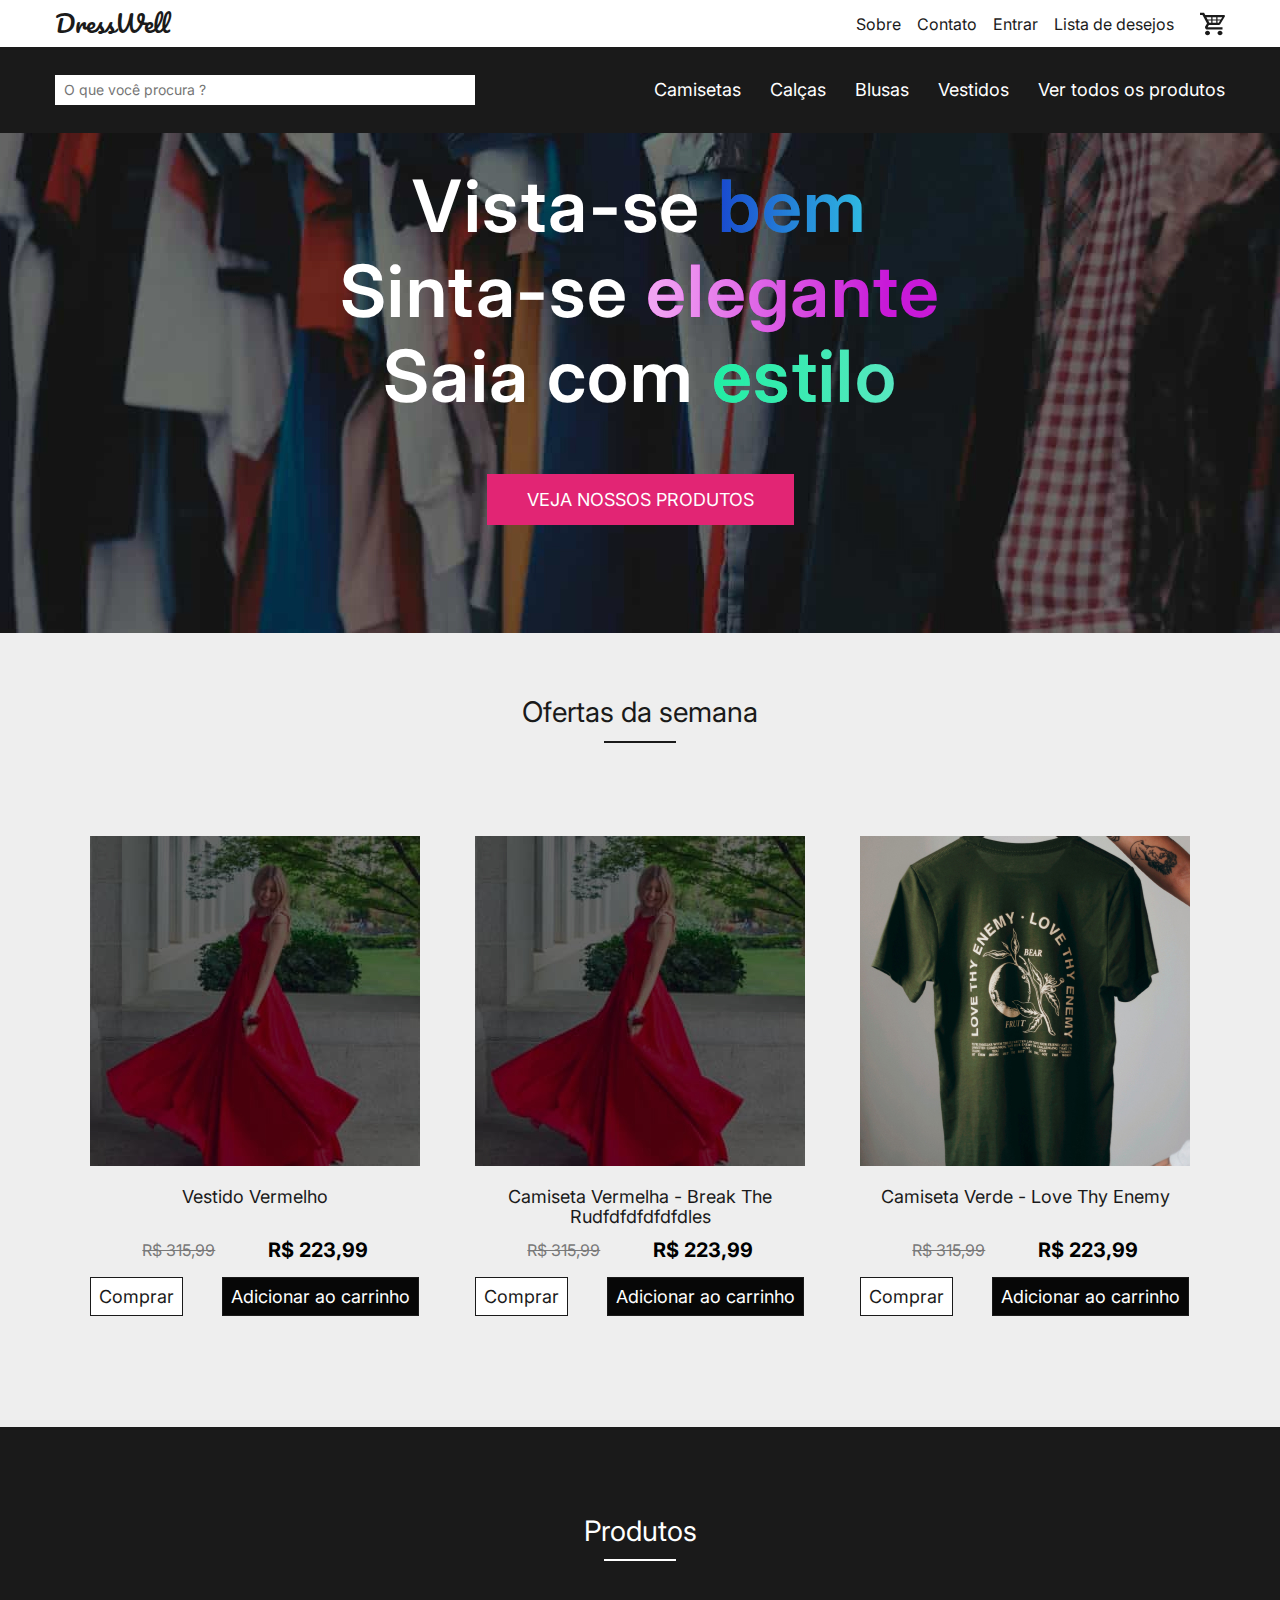
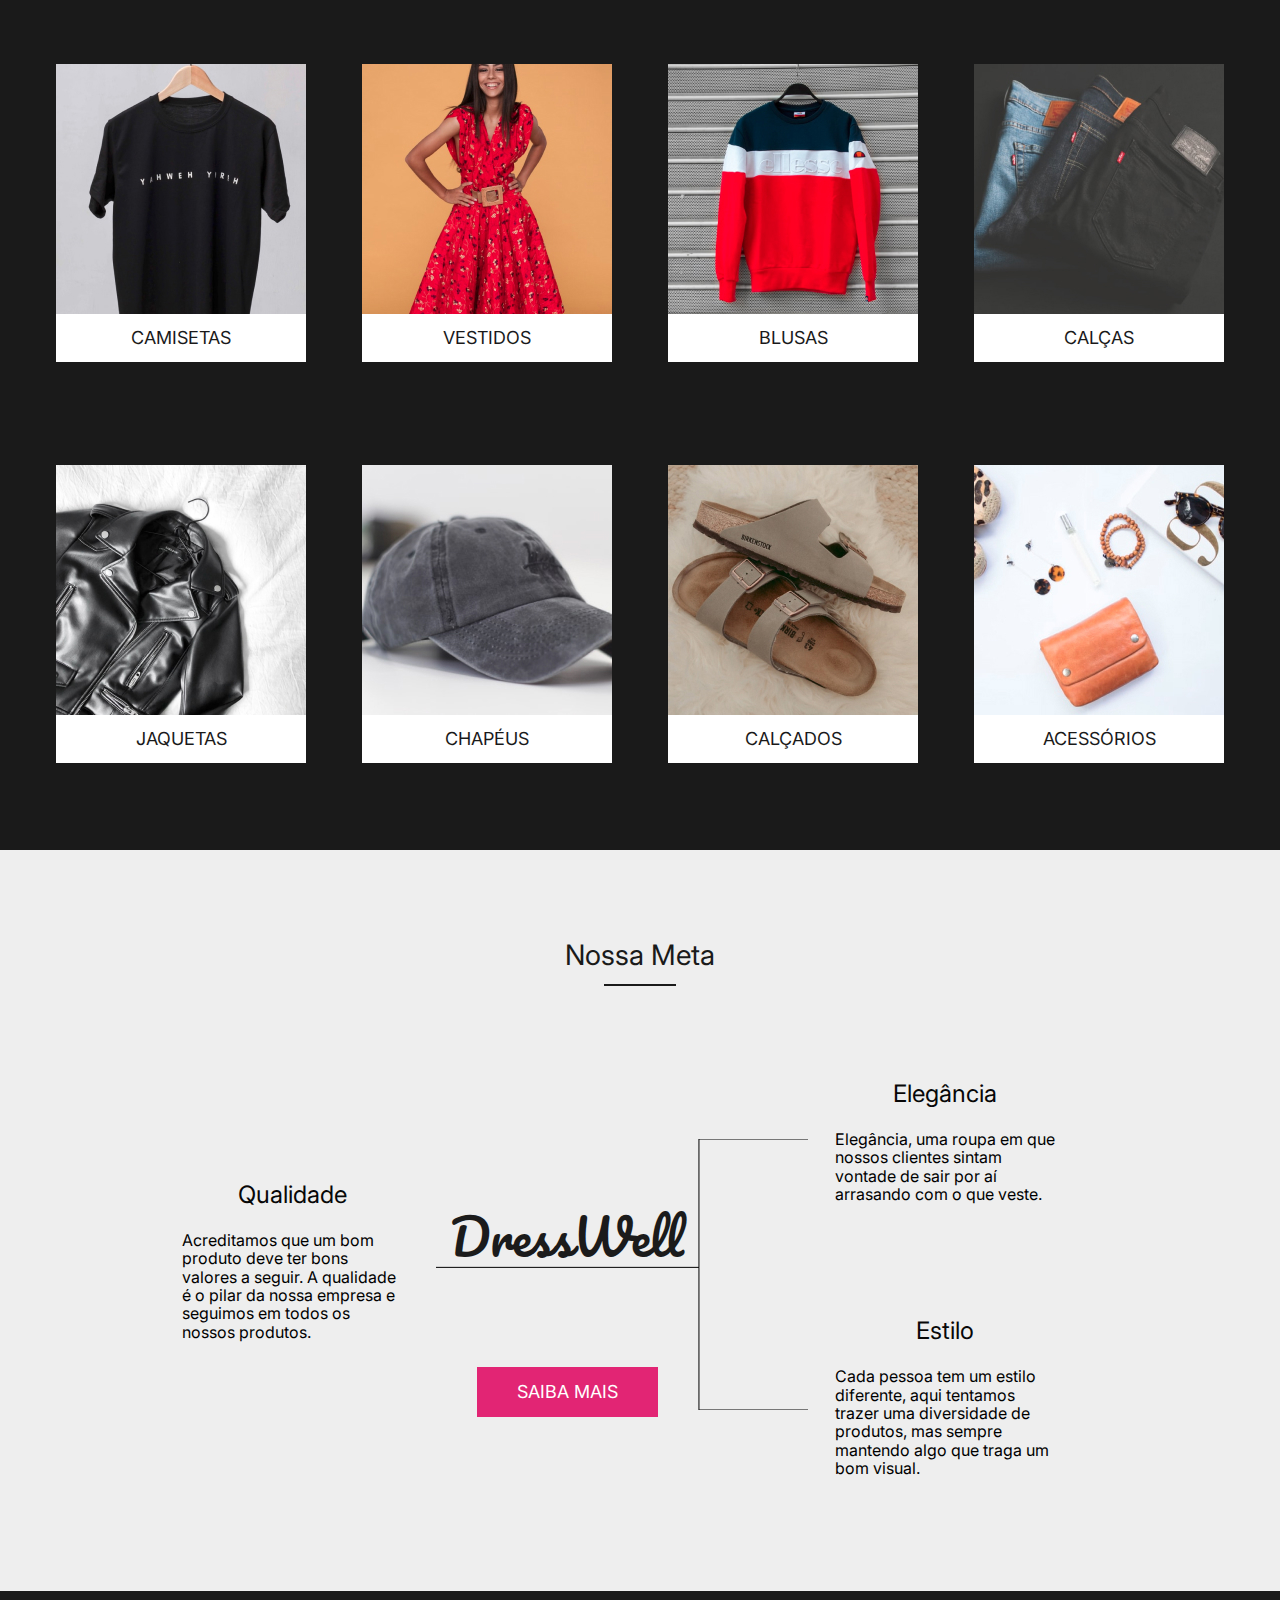
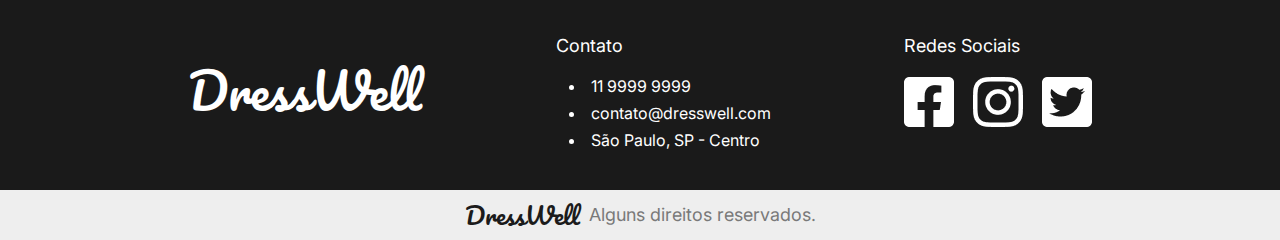
<file: index.html>
<!DOCTYPE html>
<html lang="en">

<head>
  <meta charset="UTF-8">
  <meta http-equiv="X-UA-Compatible" content="IE=edge">
  <meta name="viewport" content="width=device-width, initial-scale=1.0">
  <title>Document</title>
  <link rel="stylesheet" href="https://use.fontawesome.com/releases/v5.15.4/css/all.css" integrity="sha384-DyZ88mC6Up2uqS4h/KRgHuoeGwBcD4Ng9SiP4dIRy0EXTlnuz47vAwmeGwVChigm" crossorigin="anonymous">
  <link rel="stylesheet" href="css/style.css">
  <script>document.documentElement.classList.add("js")</script>
</head>

<body>
  <header class="header">
    <div class="container">
      <a href="index.html">
        <h1 class="logo">DressWell</h1>
      </a>
      <nav>
        <ul class="navbar-item">
          <li><a href="sobre.html">Sobre</a></li>
          <li><a href="contato.html">Contato</a></li>
          <li><a href="login.html">Entrar</a></li>
          <li><a href="lista-desejo.html"> Lista de desejos</a></li>
          <li><a href=""><img src="img/cart.svg" alt=""></a></li>
        </ul>
      </nav>
    </div>

  </header>


  <div class="navbar-search-bg">
    <div class="navbar-search container">
      <div class="search">
        <input type="search" name="" id="" placeholder="O que você procura ?">
        <a href=""><i class="fas fa-search"></i></a>
      </div>
      <ul class="nav">
        <li><a href="">Camisetas</a></li>
        <li><a href="">Calças</a></li>
        <li><a href="">Blusas</a></li>
        <li><a href="">Vestidos</a></li>
        <li><a href="">Ver todos os produtos</a>
          <!-- <ul>
            <li><a href="">Item 1</a></li>
            <li><a href="">Item 2</a></li>
            <li><a href="">Item 3</a></li>
          </ul> -->
        </li>
      </ul>
    </div>
  </div>

  <section class="introducao">
    <div class="container">
      <div class="text-introducao">
        <h1>Vista-se <span class="text-gradient-1">bem</span></h1>
        <h1>Sinta-se <span class="text-gradient-2">elegante</span></h1>
        <h1>Saia com <span class="text-gradient-3">estilo</span></h1>
        <a class="btn-intro " href="products.html">Veja nossos produtos</a>
      </div>

    </div>
  </section>

  <section class="ofertas container">
    <h2 class="subtitulo">Ofertas da semana</h2>

    <div class="itens-oferta">
      <div class="item">
        <div class="img-item">
          <a href=""><img src="img/item-1.jpg" alt="item oferta"></a>
          <a href="" class="btn-favorito"><i class="far fa-heart"></i></a>
        </div>
        <div class="oferta-price">
          <p class="item-name">Vestido Vermelho</p>
          <div class="value-price">
            <p class="price">R$ 315,99</p>
            <p class="price-promo">R$ 223,99</p>
          </div>
          <div class="oferta-buttons">
            <a class="btn-comprar" href="">Comprar</a>
            <a class="btn-cart" href="">Adicionar ao carrinho</a>
          </div>
        </div>
      </div>
      <div class="item">
        <div class="img-item">
          <a href=""><img src="img/item-1.jpg" alt="item oferta"></a>
          <a href="" class="btn-favorito"><i class="far fa-heart"></i></a>
        </div>

        <div class="oferta-price">
          <p class="item-name">Camiseta Vermelha - Break The Rudfdfdfdfdfdles</p>
          <div class="value-price">
            <p class="price">R$ 315,99</p>
            <p class="price-promo">R$ 223,99</p>
          </div>
          <div class="oferta-buttons">
            <a class="btn-comprar" href="">Comprar</a>
            <a class="btn-cart" href="">Adicionar ao carrinho</a>
          </div>
        </div>
      </div>
      <div class="item">
        <div class="img-item">
          <a href=""><img src="img/item-3.jpg" alt="item oferta"></a>
          <a href="" class="btn-favorito"><i class="far fa-heart"></i></a>
        </div>

        <div class="oferta-price">
          <p class="item-name">Camiseta Verde - Love Thy Enemy</p>
          <div class="value-price">
            <p class="price">R$ 315,99</p>
            <p class="price-promo">R$ 223,99</p>
          </div>
          <div class="oferta-buttons">
            <a class="btn-comprar" href="">Comprar</a>
            <a class="btn-cart" href="">Adicionar ao carrinho</a>
          </div>
        </div>
      </div>
    </div>
  </section>

  <section class="produtos">
    <div class="container">
      <h2 class="subtitulo sub-produtos">Produtos</h2>

      <div class="itens-produto">
        <div class="item-produto">

          <img src="img/camisetas.jpg" alt="">
          <a href="">Camisetas</a>
        </div>

        <div class="item-produto">
          <img src="img/vestidos.jpg" alt="">
          <a href="">Vestidos</a>
        </div>

        <div class="item-produto">
          <img src="img/blusas.jpg" alt="">
          <a href="">Blusas</a>
        </div>

        <div class="item-produto">
          <img src="img/calcas.jpg" alt="">
          <a href="">Calças</a>
        </div>

        <div class="item-produto">
          <img src="img/jaquetas.jpg" alt="">
          <a href="">Jaquetas</a>
        </div>

        <div class="item-produto">
          <img src="img/chapeus.jpg" alt="">
          <a href="">Chapéus</a>
        </div>

        <div class="item-produto">
          <img src="img/calcados.jpg" alt="">
          <a href="">Calçados</a>
        </div>

        <div class="item-produto">
          <img src="img/acessorios.jpg" alt="">
          <a href="">Acessórios</a>
        </div>
      </div>
    </div>
  </section>

  <section class="nossa-meta container">
    <h2 class="subtitulo sub-metas">Nossa Meta</h2>
    <div class="metas">
      <div class="column-1 card-metas">
        <h3>Qualidade</h3>
        <p>Acreditamos que um bom produto deve ter bons valores a seguir. A qualidade é o pilar da nossa empresa e seguimos em todos os nossos produtos.</p>
      </div>
      <div class="column-2">
        <h1 class="logo logo-metas">DressWell</h1>
        <a class="btn-metas" href="">Saiba mais</a>
      </div>

      <div class="column-3">
        <div class="card-metas">
          <h3>Elegância</h3>
          <p>Elegância, uma roupa em que nossos clientes sintam vontade de sair por aí arrasando com o que veste.</p>
        </div>
        <div class="card-metas">
          <h3>Estilo</h3>
          <p>Cada pessoa tem um estilo diferente, aqui tentamos trazer uma diversidade de produtos, mas sempre mantendo algo que traga um bom visual.</p>
        </div>

      </div>
    </div>

  </section>



  <div class="info-footer">
    <div class="container">

      <h1 class="logo logo-info-footer">DressWell</h1>

      <div class="contact">
        <h3>Contato</h3>
        <ul>
          <li><a href="">11 9999 9999</a></li>
          <li><a href="">contato@dresswell.com</a></li>
          <li><a href="">São Paulo, SP - Centro</a></li>
        </ul>
      </div>

      <div class="redes-sociais">
        <h3>Redes Sociais</h3>
        <ul>
          <li><a href=""><img src="img/facebook-icon.png" alt=""></a></li>
          <li><a href=""><img src="img/instagram-icon.png" alt=""></a></li>
          <li><a href=""><img src="img/twitter-icon.png" alt=""></a></li>
        </ul>
      </div>
    </div>
  </div>
  <footer class="footer container">

    <h1 class="logo">
      DressWell
    </h1>

    <span>Alguns direitos reservados.</span>
  </footer>

  <script src="js/script.js"></script>
</body>

</html>
</file>
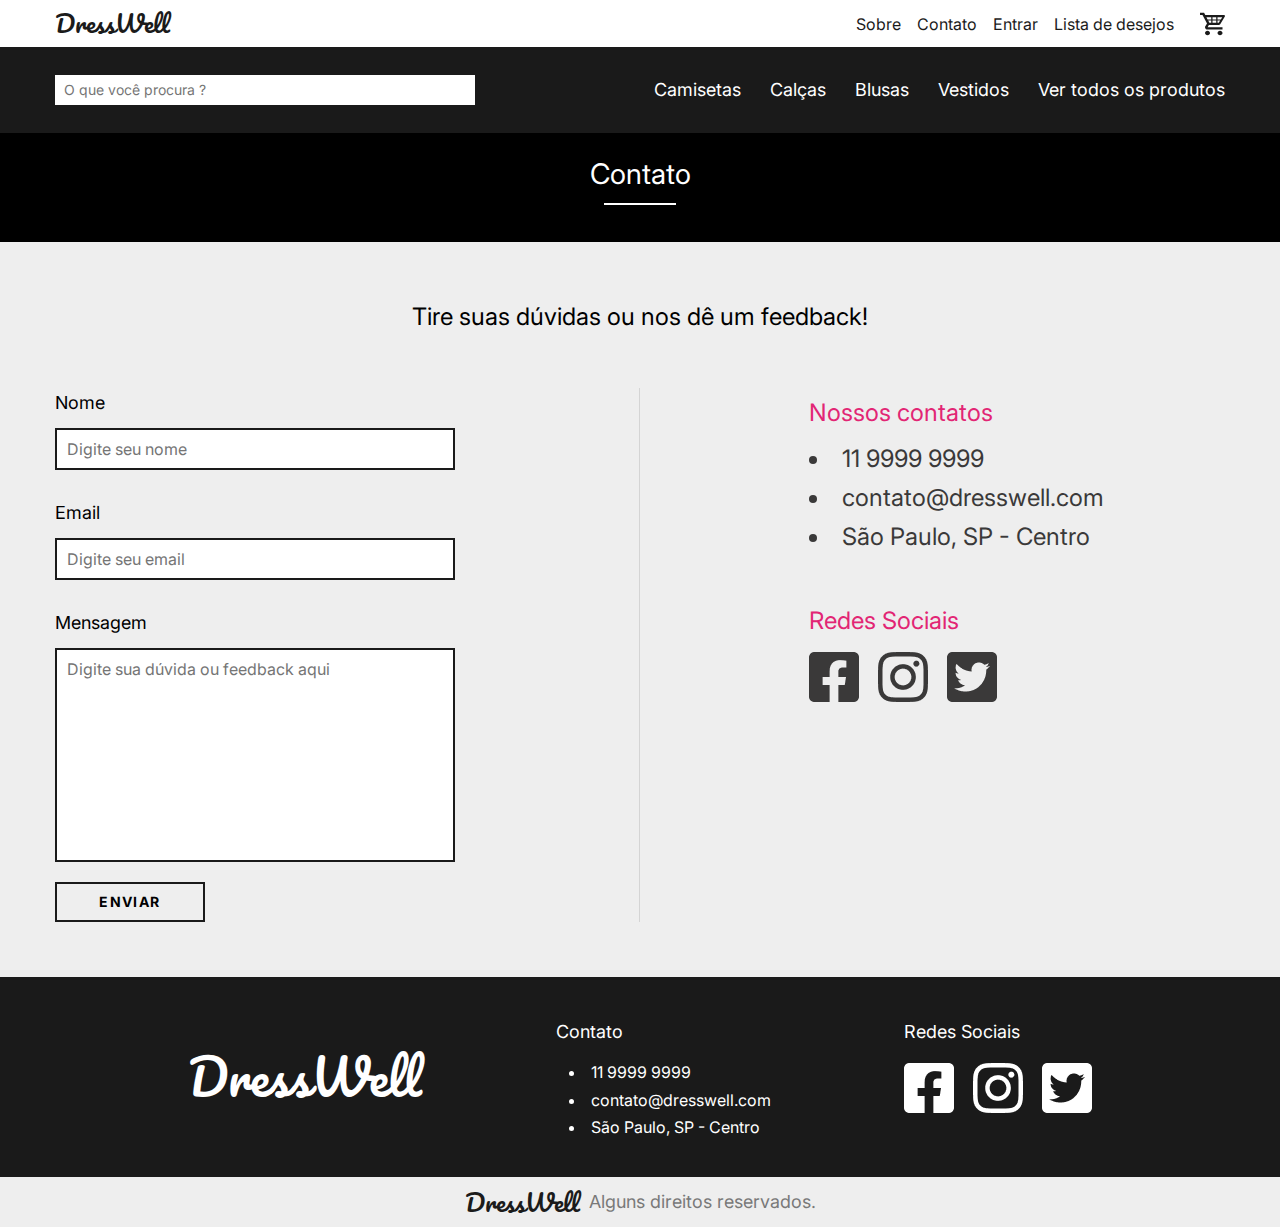
<file: contato.html>
<!DOCTYPE html>
<html lang="en">

<head>
  <meta charset="UTF-8">
  <meta http-equiv="X-UA-Compatible" content="IE=edge">
  <meta name="viewport" content="width=device-width, initial-scale=1.0">
  <title>Document</title>
  <link rel="stylesheet" href="https://use.fontawesome.com/releases/v5.15.4/css/all.css" integrity="sha384-DyZ88mC6Up2uqS4h/KRgHuoeGwBcD4Ng9SiP4dIRy0EXTlnuz47vAwmeGwVChigm" crossorigin="anonymous">
  <link rel="stylesheet" href="css/style.css">
  <script>document.documentElement.classList.add("js")</script>
</head>

<body>
  <header class="header">
    <div class="container">
      <a href="index.html">
        <h1 class="logo">DressWell</h1>
      </a>
      <nav>
        <ul class="navbar-item">
          <li><a href="sobre.html">Sobre</a></li>
          <li><a href="contato.html">Contato</a></li>
          <li><a href="login.html">Entrar</a></li>
          <li><a href="lista-desejo.html"> Lista de desejos</a></li>
          <li><a href=""><img src="img/cart.svg" alt=""></a></li>
        </ul>
      </nav>
    </div>
  </header>

  <div class="navbar-search-bg">
    <div class="navbar-search container">
      <div class="search">
        <input type="search" name="" id="" placeholder="O que você procura ?">
        <a href=""><i class="fas fa-search"></i></a>
      </div>
      <ul class="nav">
        <li><a href="">Camisetas</a></li>
        <li><a href="">Calças</a></li>
        <li><a href="">Blusas</a></li>
        <li><a href="">Vestidos</a></li>
        <li><a href="">Ver todos os produtos</a>
          <!-- <ul>
            <li><a href="">Item 1</a></li>
            <li><a href="">Item 2</a></li>
            <li><a href="">Item 3</a></li>
          </ul> -->
        </li>
      </ul>
    </div>
  </div>

  <section class="nav-page">
    <div class="container">
      <a href="index.html"><i class="fas fa-arrow-left"></i></a>
      <h2 class="subtitulo sub-nav-page">Contato</h2>
    </div>
  </section>

  <section class="contato container">
    <h3 class="title-contato">Tire suas dúvidas ou nos dê um feedback!</h3>
    <div class="grid-contato">
      <form action="">
        <label for="name">Nome</label>
        <input type="text" name="nome" id="nome" placeholder="Digite seu nome" required>
        <label for="email">Email</label>
        <input type="email" name="email" id="email" placeholder="Digite seu email" required>
        <label for="mensagem">Mensagem</label>
        <textarea id="mensagem" name="mensagem" placeholder="Digite sua dúvida ou feedback aqui" required></textarea>
        <button type="submit" name="enviar" class="btn-form">Enviar</button>
      </form>


      <div class="redes-contato">
        <div class="nossos-contatos">
          <h3>Nossos contatos</h3>
          <ul>
            <li>11 9999 9999</li>
            <li>contato@dresswell.com</li>
            <li>São Paulo, SP - Centro</li>
          </ul>
        </div>

        <div class="redes-sociais-contato">
          <h3>Redes Sociais</h3>
          <ul>
            <li><a href=""><img src="img/facebook-contatos.png" alt=""></a></li>
            <li><a href=""><img src="img/instagram-contatos.png" alt=""></a></li>
            <li><a href=""><img src="img/twitter-contatos.png" alt=""></a></li>
          </ul>
        </div>
      </div>
    </div>
  </section>


  <div class="info-footer">
    <div class="container">
      <h1 class="logo logo-info-footer">DressWell</h1>
      <div class="contact">
        <h3>Contato</h3>
        <ul>
          <li><a href="tel:+551199999999">11 9999 9999</a></li>
          <li><a href="">contato@dresswell.com</a></li>
          <li><a href="">São Paulo, SP - Centro</a></li>
        </ul>
      </div>

      <div class="redes-sociais">
        <h3>Redes Sociais</h3>
        <ul>
          <li><a href=""><img src="img/facebook-icon.png" alt=""></a></li>
          <li><a href=""><img src="img/instagram-icon.png" alt=""></a></li>
          <li><a href=""><img src="img/twitter-icon.png" alt=""></a></li>
        </ul>
      </div>
    </div>
  </div>
  <footer class="footer container">
    <h1 class="logo">
      DressWell
    </h1>
    <span>Alguns direitos reservados.</span>
  </footer>
  <script src="js/script.js"></script>
</body>

</html>
</file>
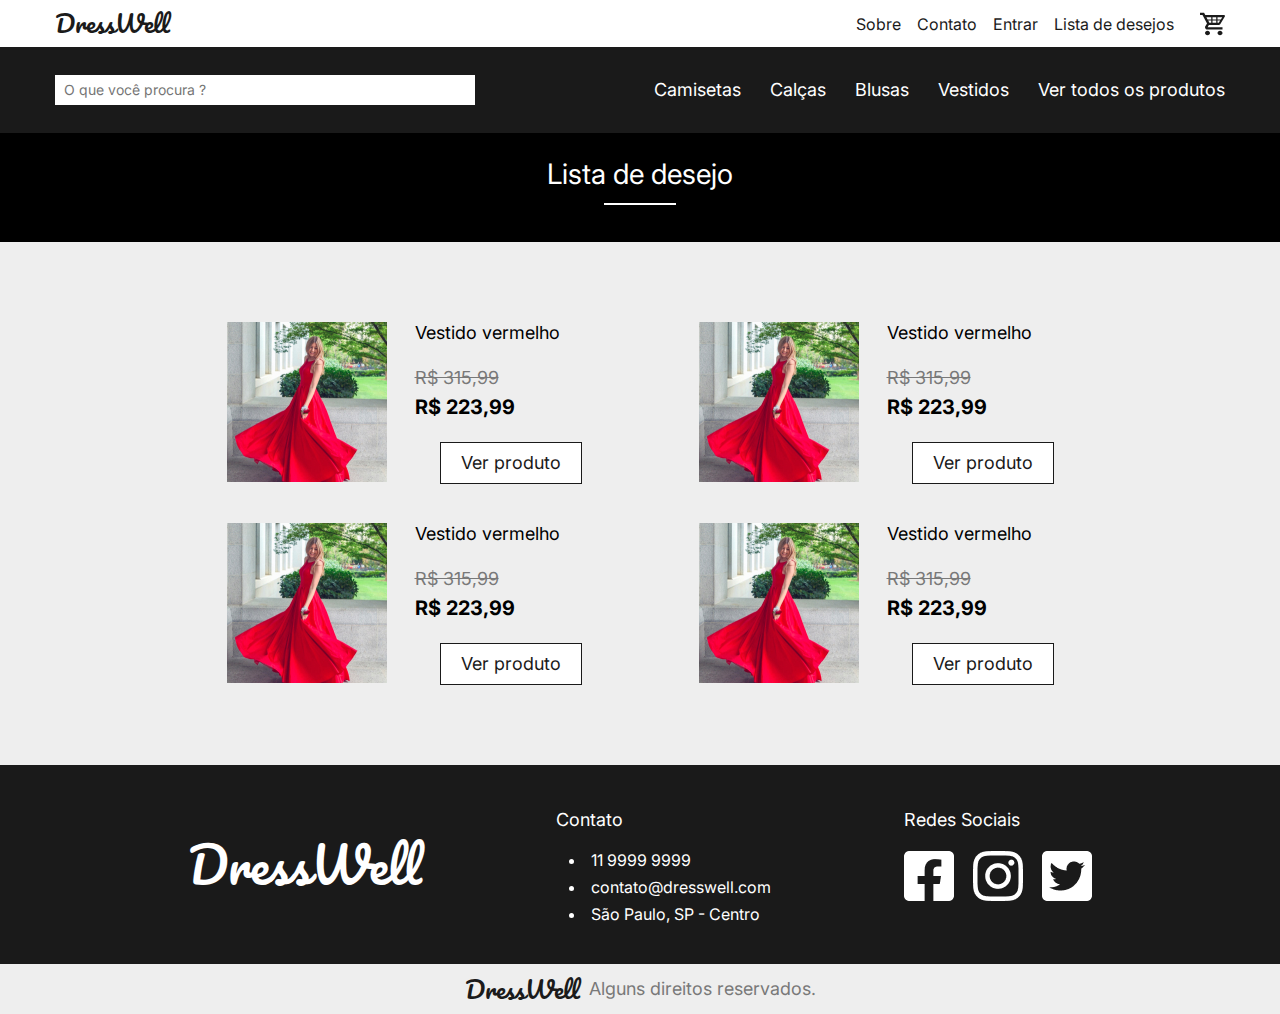
<file: lista-desejo.html>
<!DOCTYPE html>
<html lang="en">

<head>
  <meta charset="UTF-8">
  <meta http-equiv="X-UA-Compatible" content="IE=edge">
  <meta name="viewport" content="width=device-width, initial-scale=1.0">
  <title>Document</title>
  <link rel="stylesheet" href="https://use.fontawesome.com/releases/v5.15.4/css/all.css" integrity="sha384-DyZ88mC6Up2uqS4h/KRgHuoeGwBcD4Ng9SiP4dIRy0EXTlnuz47vAwmeGwVChigm" crossorigin="anonymous">
  <link rel="stylesheet" href="css/style.css">
  <script>document.documentElement.classList.add("js")</script>
</head>

<body>
  <header class="header">
    <div class="container">
      <a href="index.html">
        <h1 class="logo">DressWell</h1>
      </a>
      <nav>
        <ul class="navbar-item">
          <li><a href="sobre.html">Sobre</a></li>
          <li><a href="contato.html">Contato</a></li>
          <li><a href="login.html">Entrar</a></li>
          <li><a href="lista-desejo.html"> Lista de desejos</a></li>
          <li><a href=""><img src="img/cart.svg" alt=""></a></li>
        </ul>
      </nav>
    </div>
  </header>

  <div class="navbar-search-bg">
    <div class="navbar-search container">
      <div class="search">
        <input type="search" name="" id="" placeholder="O que você procura ?">
        <a href=""><i class="fas fa-search"></i></a>
      </div>
      <ul class="nav">
        <li><a href="">Camisetas</a></li>
        <li><a href="">Calças</a></li>
        <li><a href="">Blusas</a></li>
        <li><a href="">Vestidos</a></li>
        <li><a href="">Ver todos os produtos</a>
          <!-- <ul>
            <li><a href="">Item 1</a></li>
            <li><a href="">Item 2</a></li>
            <li><a href="">Item 3</a></li>
          </ul> -->
        </li>
      </ul>
    </div>
  </div>

  <section class="nav-page">
    <div class="container">
      <a href="index.html"><i class="fas fa-arrow-left"></i></a>
      <h2 class="subtitulo sub-nav-page">Lista de desejo</h2>
    </div>
  </section>


  <section class="lista-desejo container">
    <div class="itens">
      <div class="item-desejo">
        <div class="img">
          <img src="img/vestido-vermelho.jpg" alt="">
        </div>
        <div class="info">
          <p>Vestido vermelho</p>
          <p class="price">R$ 315,99</p>
          <p class="price-promo">R$ 223,99</p>
          <div>
            <a href="" class="btn-favorito"><i class="fas fa-heart"></i></a>
            <a href="" class="btn-ver-produto">Ver produto</a>
          </div>
        </div>
      </div>
      <div class="item-desejo">
        <div class="img">
          <img src="img/vestido-vermelho.jpg" alt="">
        </div>
        <div class="info">
          <p>Vestido vermelho</p>
          <p class="price">R$ 315,99</p>
          <p class="price-promo">R$ 223,99</p>
          <div>
            <a href="" class="btn-favorito"><i class="fas fa-heart"></i></a>
            <a href="" class="btn-ver-produto">Ver produto</a>
          </div>
        </div>
      </div>

      <div class="item-desejo">
        <div class="img">
          <img src="img/vestido-vermelho.jpg" alt="">
        </div>
        <div class="info">
          <p>Vestido vermelho</p>
          <p class="price">R$ 315,99</p>
          <p class="price-promo">R$ 223,99</p>
          <div>
            <a href="" class="btn-favorito"><i class="fas fa-heart"></i></a>
            <a href="" class="btn-ver-produto">Ver produto</a>
          </div>
        </div>
      </div>

      <div class="item-desejo">
        <div class="img">
          <img src="img/vestido-vermelho.jpg" alt="">
        </div>
        <div class="info">
          <p>Vestido vermelho</p>
          <p class="price">R$ 315,99</p>
          <p class="price-promo">R$ 223,99</p>
          <div>
            <a href="" class="btn-favorito"><i class="fas fa-heart"></i></a>
            <a href="" class="btn-ver-produto">Ver produto</a>
          </div>
        </div>
      </div>
    </div>




  </section>



  <div class="info-footer">
    <div class="container">
      <h1 class="logo logo-info-footer">DressWell</h1>
      <div class="contact">
        <h3>Contato</h3>
        <ul>
          <li><a href="tel:+551199999999">11 9999 9999</a></li>
          <li><a href="">contato@dresswell.com</a></li>
          <li><a href="">São Paulo, SP - Centro</a></li>
        </ul>
      </div>

      <div class="redes-sociais">
        <h3>Redes Sociais</h3>
        <ul>
          <li><a href=""><img src="img/facebook-icon.png" alt=""></a></li>
          <li><a href=""><img src="img/instagram-icon.png" alt=""></a></li>
          <li><a href=""><img src="img/twitter-icon.png" alt=""></a></li>
        </ul>
      </div>
    </div>
  </div>
  <footer class="footer container">
    <h1 class="logo">
      DressWell
    </h1>
    <span>Alguns direitos reservados.</span>
  </footer>
  <script src="js/script.js"></script>
</body>

</html>
</file>
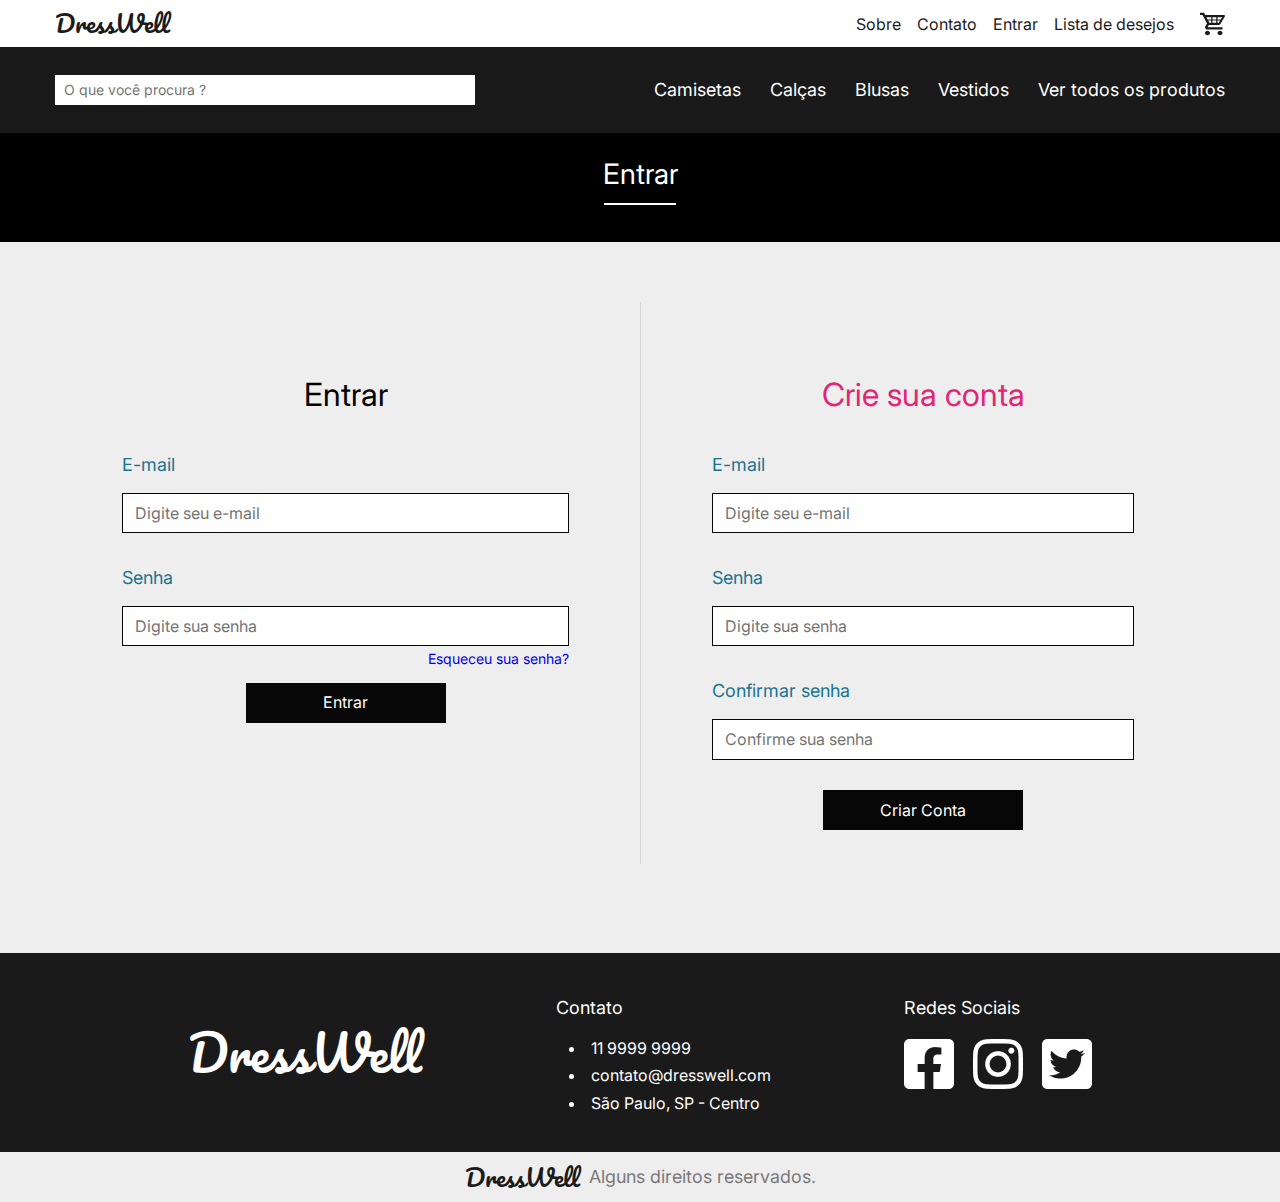
<file: login.html>
<!DOCTYPE html>
<html lang="en">

<head>
  <meta charset="UTF-8">
  <meta http-equiv="X-UA-Compatible" content="IE=edge">
  <meta name="viewport" content="width=device-width, initial-scale=1.0">
  <title>Document</title>
  <link rel="stylesheet" href="https://use.fontawesome.com/releases/v5.15.4/css/all.css" integrity="sha384-DyZ88mC6Up2uqS4h/KRgHuoeGwBcD4Ng9SiP4dIRy0EXTlnuz47vAwmeGwVChigm" crossorigin="anonymous">
  <link rel="stylesheet" href="css/style.css">
  <script>document.documentElement.classList.add("js")</script>
</head>

<body>
  <header class="header">
    <div class="container">
      <a href="index.html">
        <h1 class="logo">DressWell</h1>
      </a>
      <nav>
        <ul class="navbar-item">
          <li><a href="sobre.html">Sobre</a></li>
          <li><a href="contato.html">Contato</a></li>
          <li><a href="login.html">Entrar</a></li>
          <li><a href="lista-desejo.html"> Lista de desejos</a></li>
          <li><a href=""><img src="img/cart.svg" alt=""></a></li>
        </ul>
      </nav>
    </div>
  </header>

  <div class="navbar-search-bg">
    <div class="navbar-search container">
      <div class="search">
        <input type="search" name="" id="" placeholder="O que você procura ?">
        <a href=""><i class="fas fa-search"></i></a>
      </div>
      <ul class="nav">
        <li><a href="">Camisetas</a></li>
        <li><a href="">Calças</a></li>
        <li><a href="">Blusas</a></li>
        <li><a href="">Vestidos</a></li>
        <li><a href="">Ver todos os produtos</a>
          <!-- <ul>
            <li><a href="">Item 1</a></li>
            <li><a href="">Item 2</a></li>
            <li><a href="">Item 3</a></li>
          </ul> -->
        </li>
      </ul>
    </div>
  </div>

  <section class="nav-page">
    <div class="container">
      <a href="index.html"><i class="fas fa-arrow-left"></i></a>
      <h2 class="subtitulo sub-nav-page">Entrar</h2>
    </div>
  </section>

  <section class="entrar container">
    <div class="login">
      <h2>Entrar</h2>
      <form action="">
        <label for="email">E-mail</label>
        <input type="email" name="email" id="email" placeholder="Digite seu e-mail" required>
        <label for="senha">Senha</label>
        <input type="password" name="senha" id="senha" placeholder="Digite sua senha" required>
        <a href="recuperacao.html">Esqueceu sua senha?</a>
        <button type="submit" class="btn-entrar">Entrar</button>
      </form>
    </div>

    <div class="cadastro">
      <h2 class="h2-cadastro-color">Crie sua conta</h2>
      <form action="">
        <label for="email">E-mail</label>
        <input type="email-cadastro" name="email" id="email-cadastro" placeholder="Digite seu e-mail" required>
        <label for="senha-cadastro">Senha</label>
        <input type="password" name="senha" id="senha-cadastro" placeholder="Digite sua senha" required>
        <label for="conf-senha">Confirmar senha</label>
        <input type="password" name="senha" id="conf-senha" placeholder="Confirme sua senha" required>
        <button type="submit" class="btn-entrar">Criar Conta</button>
      </form>
    </div>
  </section>


  <div class="info-footer">
    <div class="container">
      <h1 class="logo logo-info-footer">DressWell</h1>
      <div class="contact">
        <h3>Contato</h3>
        <ul>
          <li><a href="tel:+551199999999">11 9999 9999</a></li>
          <li><a href="">contato@dresswell.com</a></li>
          <li><a href="">São Paulo, SP - Centro</a></li>
        </ul>
      </div>

      <div class="redes-sociais">
        <h3>Redes Sociais</h3>
        <ul>
          <li><a href=""><img src="img/facebook-icon.png" alt=""></a></li>
          <li><a href=""><img src="img/instagram-icon.png" alt=""></a></li>
          <li><a href=""><img src="img/twitter-icon.png" alt=""></a></li>
        </ul>
      </div>
    </div>
  </div>
  <footer class="footer container">
    <h1 class="logo">
      DressWell
    </h1>
    <span>Alguns direitos reservados.</span>
  </footer>
  <script src="js/script.js"></script>
</body>

</html>
</file>
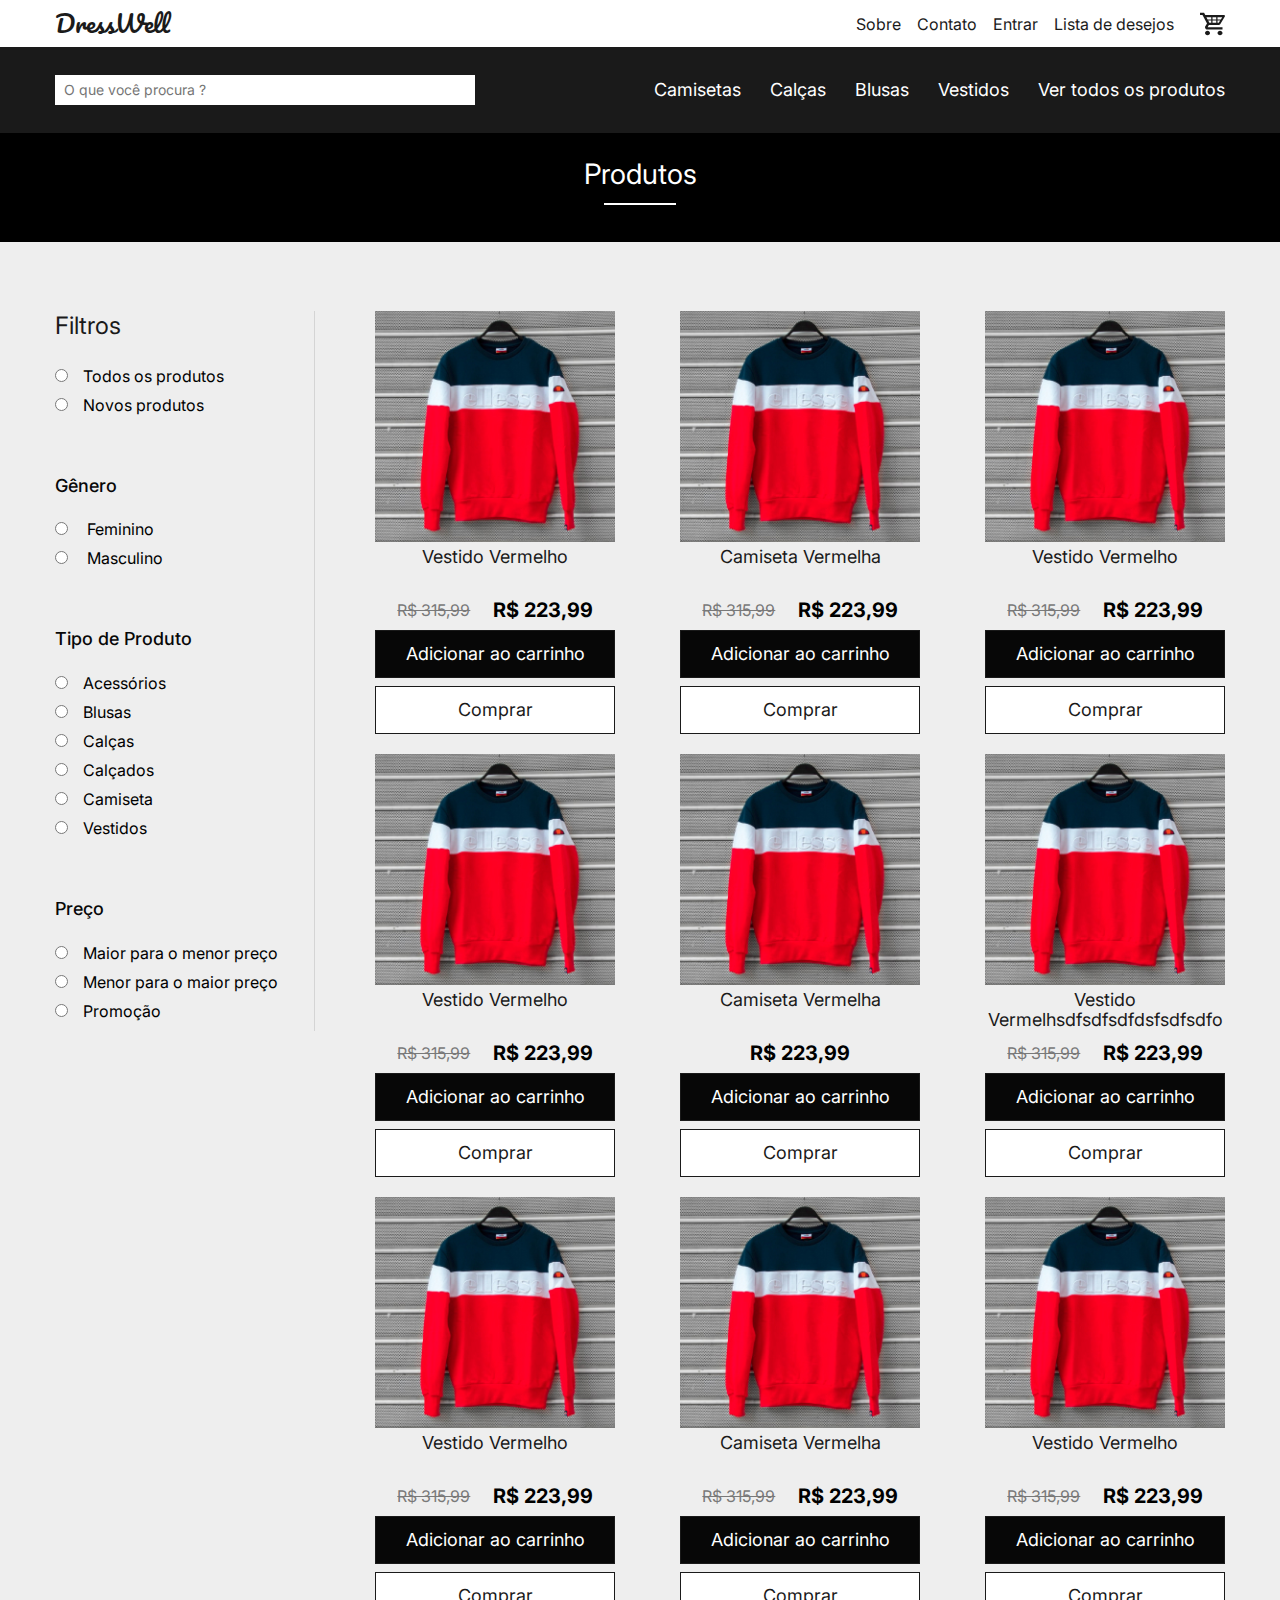
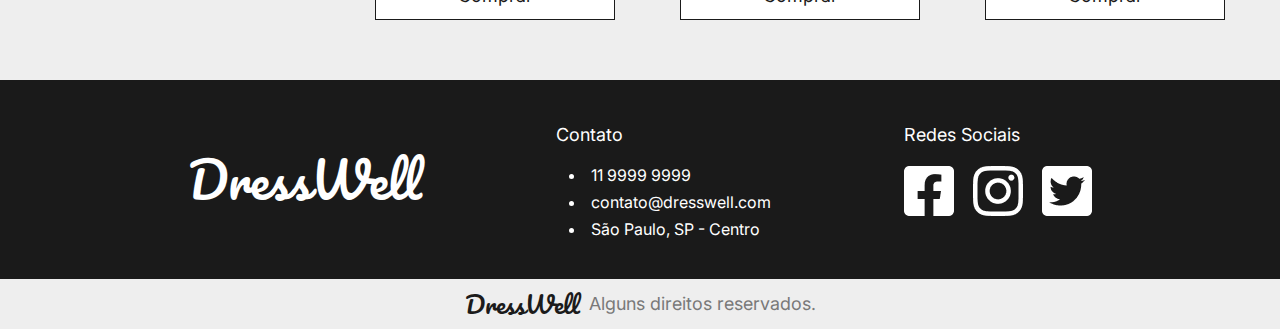
<file: products.html>
<!DOCTYPE html>
<html lang="en">

<head>
  <meta charset="UTF-8">
  <meta http-equiv="X-UA-Compatible" content="IE=edge">
  <meta name="viewport" content="width=device-width, initial-scale=1.0">
  <title>Document</title>
  <link rel="stylesheet" href="https://use.fontawesome.com/releases/v5.15.4/css/all.css" integrity="sha384-DyZ88mC6Up2uqS4h/KRgHuoeGwBcD4Ng9SiP4dIRy0EXTlnuz47vAwmeGwVChigm" crossorigin="anonymous">
  <link rel="stylesheet" href="css/style.css">
  <script>document.documentElement.classList.add("js")</script>
</head>

<body>
  <header class="header">
    <div class="container">
      <a href="index.html">
        <h1 class="logo">DressWell</h1>
      </a>
      <nav>
        <ul class="navbar-item">
          <li><a href="sobre.html">Sobre</a></li>
          <li><a href="contato.html">Contato</a></li>
          <li><a href="login.html">Entrar</a></li>
          <li><a href="lista-desejo.html"> Lista de desejos</a></li>
          <li><a href=""><img src="img/cart.svg" alt=""></a></li>
        </ul>
      </nav>
    </div>
  </header>

  <div class="navbar-search-bg">
    <div class="navbar-search container">
      <div class="search">
        <input type="search" name="" id="" placeholder="O que você procura ?">
        <a href=""><i class="fas fa-search"></i></a>
      </div>
      <ul class="nav">
        <li><a href="">Camisetas</a></li>
        <li><a href="">Calças</a></li>
        <li><a href="">Blusas</a></li>
        <li><a href="">Vestidos</a></li>
        <li><a href="">Ver todos os produtos</a>
          <!-- <ul>
            <li><a href="">Item 1</a></li>
            <li><a href="">Item 2</a></li>
            <li><a href="">Item 3</a></li>
          </ul> -->
        </li>
      </ul>
    </div>
  </div>

  <section class="nav-page">
    <div class="container">

      <a href="index.html"><i class="fas fa-arrow-left"></i></a>
      <h2 class="subtitulo sub-nav-page">Produtos</h2>

    </div>
  </section>

  <section class="products container">
    <div class="aside">
      <div class="menu">
        <div class="filtros">
          <h3>Filtros</h3>
          <label for="filtro-produtos"><input type="radio" name="filtro-produtos" id="filtro-produtos">Todos os produtos</label>
          <label for="filtro-produtos"><input type="radio" name="filtro-produtos" id="filtro-produtos">Novos produtos</label>
        </div>

        <div class="genero">
          <h4>Gênero</h4>
          <label for="genero-produtos"><input type="radio" name="filtro-genero" id="filtro-genero"> Feminino</label>
          <label for="genero-produtos"><input type="radio" name="filtro-genero" id="filtro-genero"> Masculino</label>
        </div>

        <div class="tipo-produtos">
          <h4>Tipo de Produto</h4>

          <label for="filtro-tipo-produto"><input type="radio" name="filtro-tipo-produto" id="filtro-tipo-produto">Acessórios</label>
          <label for="filtro-tipo-produto"><input type="radio" name="filtro-tipo-produto" id="filtro-tipo-produto">Blusas</label>
          <label for="filtro-tipo-produto"><input type="radio" name="filtro-tipo-produto" id="filtro-tipo-produto">Calças</label>
          <label for="filtro-tipo-produto"><input type="radio" name="filtro-tipo-produto" id="filtro-tipo-produto">Calçados</label>
          <label for="filtro-tipo-produto"><input type="radio" name="filtro-tipo-produto" id="filtro-tipo-produto">Camiseta</label>
          <label for="filtro-tipo-produto"><input type="radio" name="filtro-tipo-produto" id="filtro-tipo-produto">Vestidos</label>
        </div>

        <div class="price-filtro">
          <h4>Preço</h4>
          <label for="filtro-price"><input type="radio" name="filtro-price" id="filtro-price">Maior para o menor preço</label>
          <label for="filtro-price"><input type="radio" name="filtro-price" id="filtro-price">Menor para o maior preço</label>
          <label for="filtro-price"><input type="radio" name="filtro-price" id="filtro-price">Promoção</label>
        </div>
      </div>

    </div>



    <div class="list-products">
      <div class="itens-compras">
        <div class="item">
          <a href=""><img src="img/img-produto.png"></a>
          <div class="compras-price">
            <p class="item-name name-compras">Vestido Vermelho</p>
            <div class="value-price">
              <p class="price">R$ 315,99</p>
              <p class="price-promo">R$ 223,99</p>
            </div>
            <div class="compras-buttons">
              <a class="btn-cart compras-btn" href="">Adicionar ao carrinho</a>
              <a class="btn-comprar compras-btn" href="">Comprar</a>
            </div>
          </div>
        </div>

        <div class="item">
          <a href=""><img src="img/img-produto.png"></a>
          <div class="compras-price">
            <p class="item-name name-compras">Camiseta Vermelha </p>
            <div class="value-price">
              <p class="price">R$ 315,99</p>
              <p class="price-promo">R$ 223,99</p>
            </div>
            <div class="compras-buttons">
              <a class="btn-cart compras-btn" href="">Adicionar ao carrinho</a>
              <a class="btn-comprar compras-btn" href="">Comprar</a>
            </div>
          </div>
        </div>

        <div class="item">
          <a href=""><img src="img/img-produto.png"></a>
          <div class="compras-price">
            <p class="item-name name-compras">Vestido Vermelho</p>
            <div class="value-price">
              <p class="price">R$ 315,99</p>
              <p class="price-promo">R$ 223,99</p>
            </div>
            <div class="compras-buttons">
              <a class="btn-cart compras-btn" href="">Adicionar ao carrinho</a>
              <a class="btn-comprar compras-btn" href="">Comprar</a>
            </div>
          </div>
        </div>

        <div class="item">
          <a href=""><img src="img/img-produto.png"></a>
          <div class="compras-price">
            <p class="item-name name-compras">Vestido Vermelho</p>
            <div class="value-price">
              <p class="price">R$ 315,99</p>
              <p class="price-promo">R$ 223,99</p>
            </div>
            <div class="compras-buttons">
              <a class="btn-cart compras-btn" href="">Adicionar ao carrinho</a>
              <a class="btn-comprar compras-btn" href="">Comprar</a>
            </div>
          </div>
        </div>

        <div class="item">
          <a href=""><img src="img/img-produto.png"></a>
          <div class="compras-price">
            <p class="item-name name-compras">Camiseta Vermelha </p>
            <div class="value-price">
              <p class="price-promo">R$ 223,99</p>
            </div>
            <div class="compras-buttons">
              <a class="btn-cart compras-btn" href="">Adicionar ao carrinho</a>
              <a class="btn-comprar compras-btn" href="">Comprar</a>
            </div>
          </div>
        </div>

        <div class="item">
          <a href=""><img src="img/img-produto.png"></a>
          <div class="compras-price">
            <p class="item-name name-compras">Vestido Vermelhsdfsdfsdfdsfsdfsdfo</p>
            <div class="value-price">
              <p class="price">R$ 315,99</p>
              <p class="price-promo">R$ 223,99</p>
            </div>
            <div class="compras-buttons">
              <a class="btn-cart compras-btn" href="">Adicionar ao carrinho</a>
              <a class="btn-comprar compras-btn" href="">Comprar</a>
            </div>
          </div>
        </div>

        <div class="item">
          <a href=""><img src="img/img-produto.png"></a>
          <div class="compras-price">
            <p class="item-name name-compras">Vestido Vermelho</p>
            <div class="value-price">
              <p class="price">R$ 315,99</p>
              <p class="price-promo">R$ 223,99</p>
            </div>
            <div class="compras-buttons">
              <a class="btn-cart compras-btn" href="">Adicionar ao carrinho</a>
              <a class="btn-comprar compras-btn" href="">Comprar</a>
            </div>
          </div>
        </div>

        <div class="item">
          <a href=""><img src="img/img-produto.png"></a>
          <div class="compras-price">
            <p class="item-name name-compras">Camiseta Vermelha </p>
            <div class="value-price">
              <p class="price">R$ 315,99</p>
              <p class="price-promo">R$ 223,99</p>
            </div>
            <div class="compras-buttons">
              <a class="btn-cart compras-btn" href="">Adicionar ao carrinho</a>
              <a class="btn-comprar compras-btn" href="">Comprar</a>
            </div>
          </div>
        </div>

        <div class="item">
          <a href=""><img src="img/img-produto.png"></a>
          <div class="compras-price">
            <p class="item-name name-compras">Vestido Vermelho</p>
            <div class="value-price">
              <p class="price">R$ 315,99</p>
              <p class="price-promo">R$ 223,99</p>
            </div>
            <div class="compras-buttons">
              <a class="btn-cart compras-btn" href="">Adicionar ao carrinho</a>
              <a class="btn-comprar compras-btn" href="">Comprar</a>
            </div>
          </div>
        </div>


      </div>
    </div>
  </section>

  <div class="info-footer">
    <div class="container">
      <h1 class="logo logo-info-footer">DressWell</h1>
      <div class="contact">
        <h3>Contato</h3>
        <ul>
          <li><a href="">11 9999 9999</a></li>
          <li><a href="">contato@dresswell.com</a></li>
          <li><a href="">São Paulo, SP - Centro</a></li>
        </ul>
      </div>

      <div class="redes-sociais">
        <h3>Redes Sociais</h3>
        <ul>
          <li><a href=""><img src="img/facebook-icon.png" alt=""></a></li>
          <li><a href=""><img src="img/instagram-icon.png" alt=""></a></li>
          <li><a href=""><img src="img/twitter-icon.png" alt=""></a></li>
        </ul>
      </div>
    </div>
  </div>
  <footer class="footer container">
    <h1 class="logo">
      DressWell
    </h1>
    <span>Alguns direitos reservados.</span>
  </footer>
  <script src="js/script.js"></script>
</body>

</html>
</file>
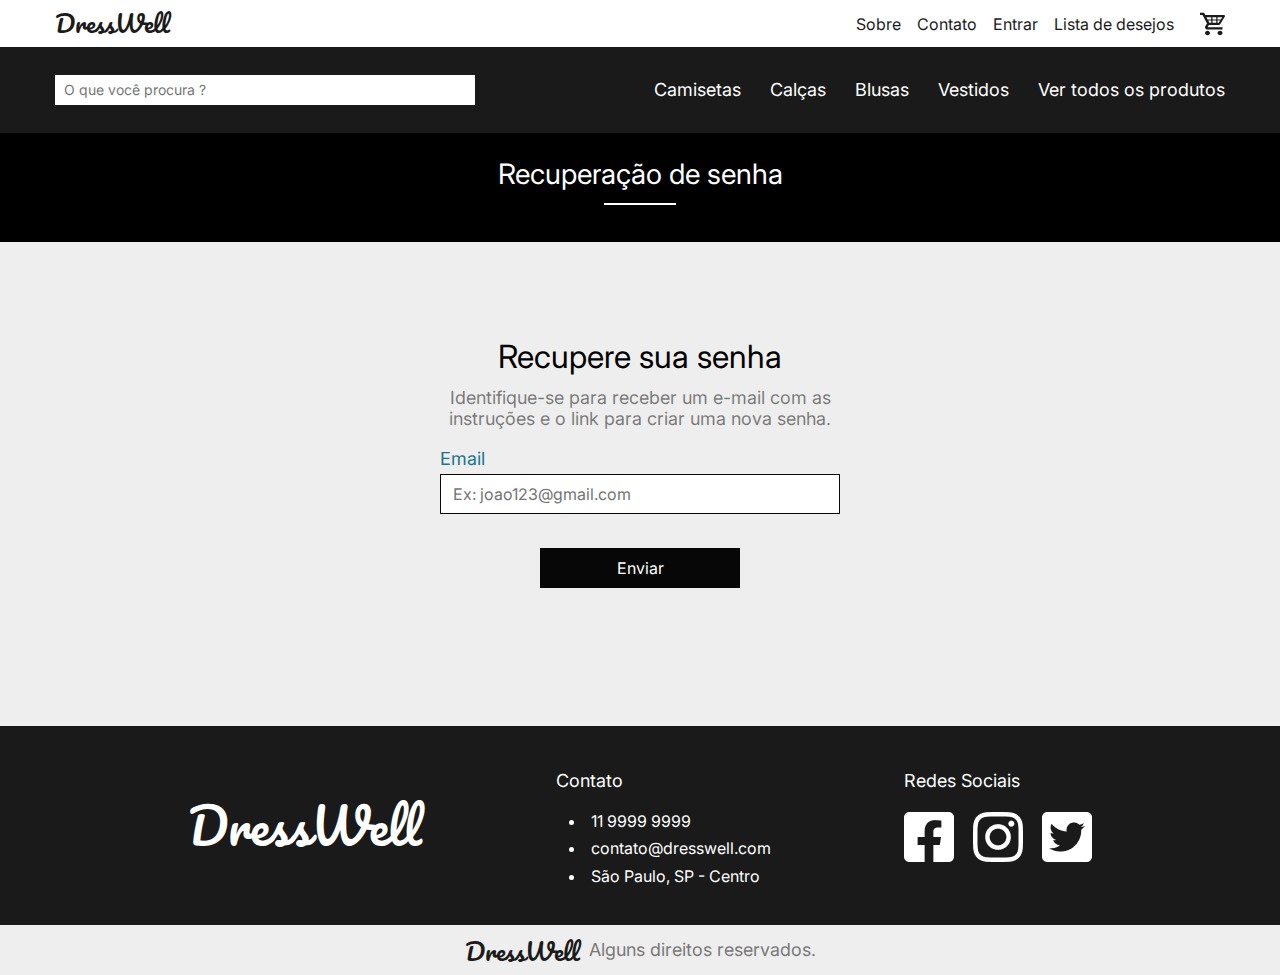
<file: recuperacao.html>
<!DOCTYPE html>
<html lang="en">

<head>
  <meta charset="UTF-8">
  <meta http-equiv="X-UA-Compatible" content="IE=edge">
  <meta name="viewport" content="width=device-width, initial-scale=1.0">
  <title>Document</title>
  <link rel="stylesheet" href="https://use.fontawesome.com/releases/v5.15.4/css/all.css" integrity="sha384-DyZ88mC6Up2uqS4h/KRgHuoeGwBcD4Ng9SiP4dIRy0EXTlnuz47vAwmeGwVChigm" crossorigin="anonymous">
  <link rel="stylesheet" href="css/style.css">
  <script>document.documentElement.classList.add("js")</script>
</head>

<body>
  <header class="header">
    <div class="container">
      <a href="index.html">
        <h1 class="logo">DressWell</h1>
      </a>
      <nav>
        <ul class="navbar-item">
          <li><a href="sobre.html">Sobre</a></li>
          <li><a href="contato.html">Contato</a></li>
          <li><a href="login.html">Entrar</a></li>
          <li><a href="lista-desejo.html"> Lista de desejos</a></li>
          <li><a href=""><img src="img/cart.svg" alt=""></a></li>
        </ul>
      </nav>
    </div>
  </header>

  <div class="navbar-search-bg">
    <div class="navbar-search container">
      <div class="search">
        <input type="search" name="" id="" placeholder="O que você procura ?">
        <a href=""><i class="fas fa-search"></i></a>
      </div>
      <ul class="nav">
        <li><a href="products.html">Camisetas</a></li>
        <li><a href="products.html">Calças</a></li>
        <li><a href="products.html">Blusas</a></li>
        <li><a href="products.html">Vestidos</a></li>
        <li><a href="">Ver todos os produtos</a>
          <!-- <ul>
            <li><a href="">Item 1</a></li>
            <li><a href="">Item 2</a></li>
            <li><a href="">Item 3</a></li>
          </ul> -->
        </li>
      </ul>
    </div>
  </div>

  <section class="nav-page">
    <div class="container">
      <a href="index.html"><i class="fas fa-arrow-left"></i></a>
      <h2 class="subtitulo sub-nav-page">Recuperação de senha</h2>
    </div>
  </section>

  <section class="recuperacao container">
    <div>
      <h2>Recupere sua senha</h2>
      <p>Identifique-se para receber um e-mail com as instruções e o link para criar uma nova senha.</p>
      <form action="">
        <label for="email">Email</label>
        <input type="email" name="email" id="email" placeholder="Ex: joao123@gmail.com" required>
        <button type="submit">Enviar</button>
      </form>

    </div>

  </section>

  <div class="info-footer">
    <div class="container">
      <h1 class="logo logo-info-footer">DressWell</h1>
      <div class="contact">
        <h3>Contato</h3>
        <ul>
          <li><a href="tel:+551199999999">11 9999 9999</a></li>
          <li><a href="">contato@dresswell.com</a></li>
          <li><a href="">São Paulo, SP - Centro</a></li>
        </ul>
      </div>

      <div class="redes-sociais">
        <h3>Redes Sociais</h3>
        <ul>
          <li><a href=""><img src="img/facebook-icon.png" alt=""></a></li>
          <li><a href=""><img src="img/instagram-icon.png" alt=""></a></li>
          <li><a href=""><img src="img/twitter-icon.png" alt=""></a></li>
        </ul>
      </div>
    </div>
  </div>
  <footer class="footer container">
    <h1 class="logo">
      DressWell
    </h1>
    <span>Alguns direitos reservados.</span>
  </footer>
  <script src="js/script.js"></script>
</body>

</html>
</file>
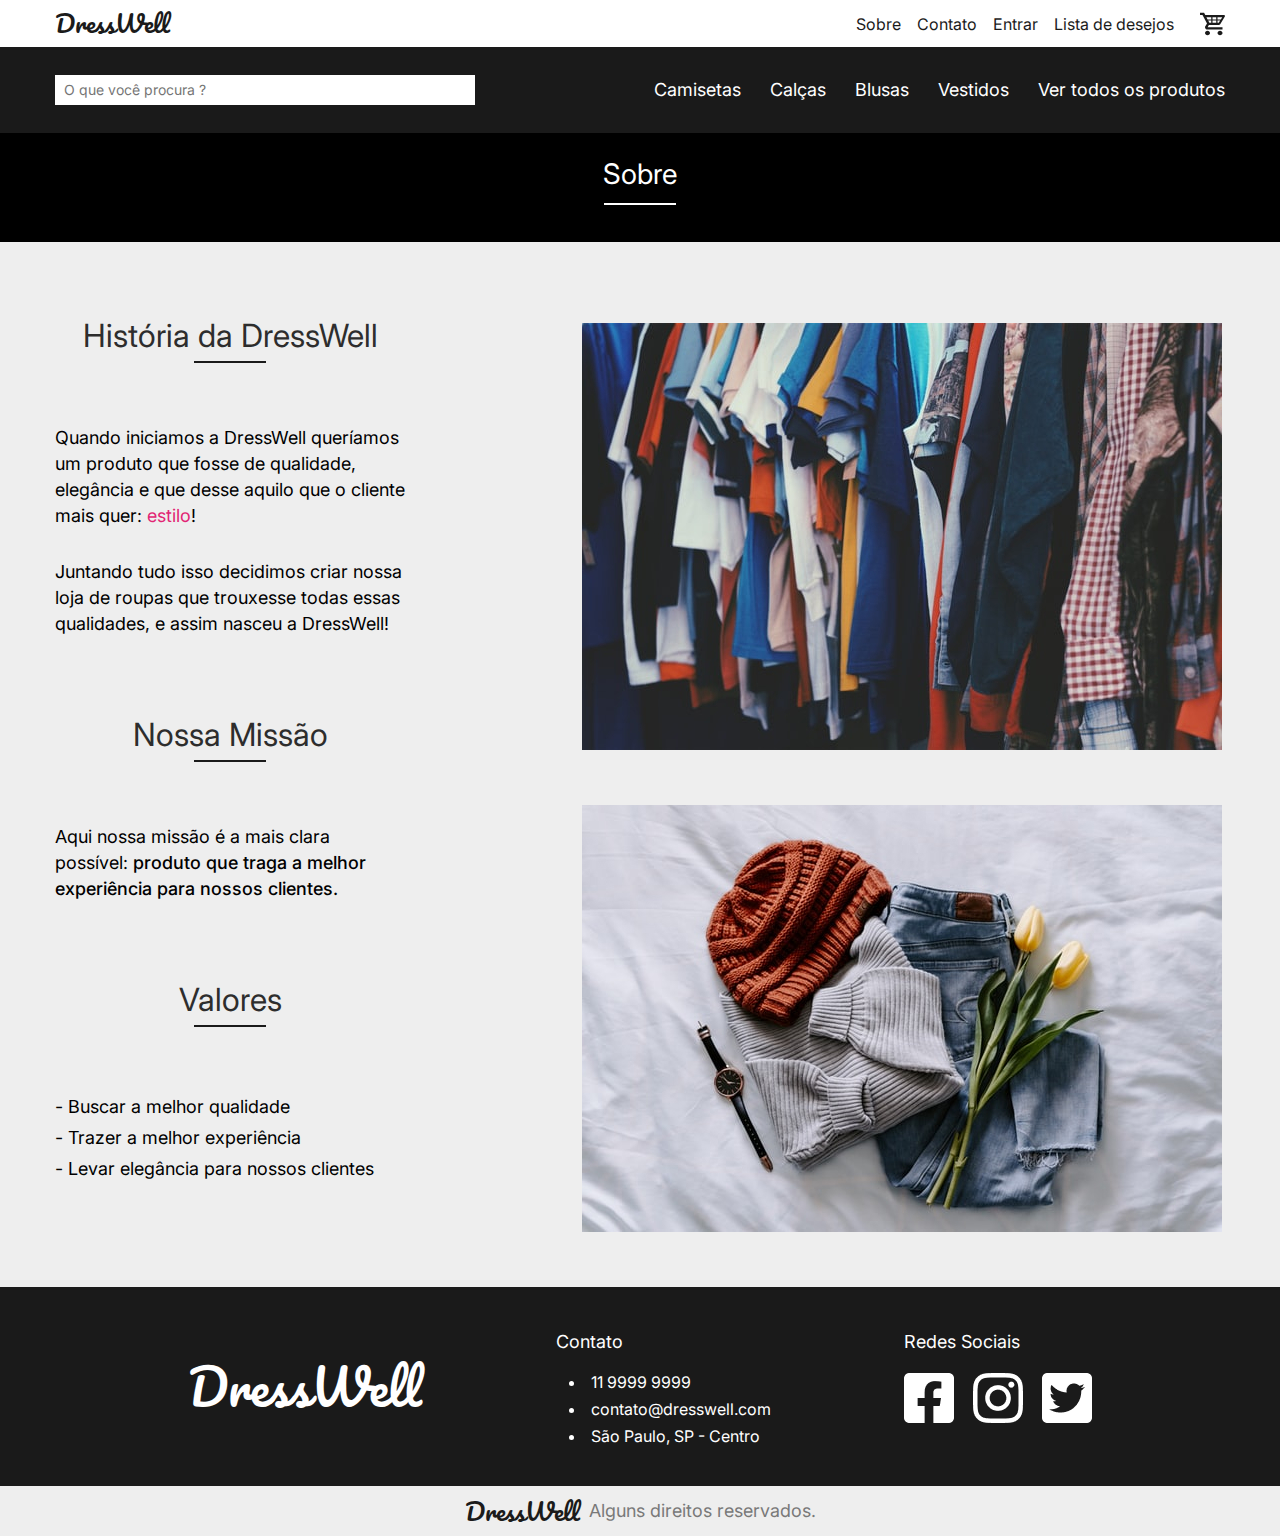
<file: sobre.html>
<!DOCTYPE html>
<html lang="en">

<head>
  <meta charset="UTF-8">
  <meta http-equiv="X-UA-Compatible" content="IE=edge">
  <meta name="viewport" content="width=device-width, initial-scale=1.0">
  <title>Document</title>
  <link rel="stylesheet" href="https://use.fontawesome.com/releases/v5.15.4/css/all.css" integrity="sha384-DyZ88mC6Up2uqS4h/KRgHuoeGwBcD4Ng9SiP4dIRy0EXTlnuz47vAwmeGwVChigm" crossorigin="anonymous">
  <link rel="stylesheet" href="css/style.css">
  <script>document.documentElement.classList.add("js")</script>
</head>

<body>

  <header class="header">
    <div class="container">
      <a href="index.html">
        <h1 class="logo">DressWell</h1>
      </a>
      <nav>
        <ul class="navbar-item">
          <li><a href="sobre.html">Sobre</a></li>
          <li><a href="contato.html">Contato</a></li>
          <li><a href="login.html">Entrar</a></li>
          <li><a href="lista-desejo.html"> Lista de desejos</a></li>
          <li><a href=""><img src="img/cart.svg" alt=""></a></li>
        </ul>
      </nav>
    </div>
  </header>

  <div class="navbar-search-bg">
    <div class="navbar-search container">
      <div class="search">
        <input type="search" name="" id="" placeholder="O que você procura ?">
        <a href=""><i class="fas fa-search"></i></a>
      </div>
      <ul class="nav">
        <li><a href="">Camisetas</a></li>
        <li><a href="">Calças</a></li>
        <li><a href="">Blusas</a></li>
        <li><a href="">Vestidos</a></li>
        <li><a href="">Ver todos os produtos</a>
          <!-- <ul>
            <li><a href="">Item 1</a></li>
            <li><a href="">Item 2</a></li>
            <li><a href="">Item 3</a></li>
          </ul> -->
        </li>
      </ul>
    </div>
  </div>

  <section class="nav-page">
    <div class="container">
      <a href="index.html"><i class="fas fa-arrow-left"></i></a>
      <h2 class="subtitulo sub-nav-page">Sobre</h2>
    </div>
  </section>

  <section class="sobre container">

    <ul class="texto">
      <li class="historia">
        <h2 class="subtitulo">História da DressWell</h2>
        <p class="paragrafo-1">Quando iniciamos a DressWell queríamos um produto que fosse de qualidade, elegância e que desse aquilo que o cliente mais quer: <span>estilo</span>!
        </p>

        <p>Juntando tudo isso decidimos criar nossa loja de roupas que trouxesse todas essas qualidades, e assim nasceu a DressWell!</p>
      </li>

      <li class="missao">
        <h2 class="subtitulo">Nossa Missão</h2>
        <p>Aqui nossa missão é a mais clara possível: <span>produto que traga a melhor experiência para nossos clientes.</span></p>
      </li>

      <li class="valores">
        <h2 class="subtitulo">Valores</h2>
        <ul>
          <li>- Buscar a melhor qualidade</li>
          <li>- Trazer a melhor experiência</li>
          <li>- Levar elegância para nossos clientes</li>
        </ul>
      </li>
    </ul>

    <div class="imagens">
      <div>
        <img src="img/img-sobre1.jpg" alt="">
      </div>
      <div>
        <img src="img/img-sobre2.jpg" alt="">
      </div>
    </div>

  </section>


  <div class="info-footer">
    <div class="container">
      <h1 class="logo logo-info-footer">DressWell</h1>
      <div class="contact">
        <h3>Contato</h3>
        <ul>
          <li><a href="tel:+551199999999">11 9999 9999</a></li>
          <li><a href="">contato@dresswell.com</a></li>
          <li><a href="">São Paulo, SP - Centro</a></li>
        </ul>
      </div>

      <div class="redes-sociais">
        <h3>Redes Sociais</h3>
        <ul>
          <li><a href=""><img src="img/facebook-icon.png" alt=""></a></li>
          <li><a href=""><img src="img/instagram-icon.png" alt=""></a></li>
          <li><a href=""><img src="img/twitter-icon.png" alt=""></a></li>
        </ul>
      </div>
    </div>
  </div>
  <footer class="footer container">
    <h1 class="logo">
      DressWell
    </h1>
    <span>Alguns direitos reservados.</span>
  </footer>
  <script src="js/script.js"></script>
</body>

</html>
</file>
<file: css/style.css>
@charset "UTF-8";
/*! normalize.css v8.0.1 | MIT License | github.com/necolas/normalize.css */
/* Document
   ========================================================================== */
/**
 * 1. Correct the line height in all browsers.
 * 2. Prevent adjustments of font size after orientation changes in iOS.
 */
@import url("https://fonts.googleapis.com/css2?family=Inter:wght@400;500;600&family=Pacifico&display=swap");
html {
  line-height: 1.15;
  /* 1 */
  -webkit-text-size-adjust: 100%;
  /* 2 */
}

/* Sections
   ========================================================================== */
/**
 * Remove the margin in all browsers.
 */
body {
  margin: 0;
}

/**
 * Render the `main` element consistently in IE.
 */
main {
  display: block;
}

/**
 * Correct the font size and margin on `h1` elements within `section` and
 * `article` contexts in Chrome, Firefox, and Safari.
 */
h1 {
  font-size: 2em;
  margin: 0.67em 0;
}

/* Grouping content
   ========================================================================== */
/**
 * 1. Add the correct box sizing in Firefox.
 * 2. Show the overflow in Edge and IE.
 */
hr {
  box-sizing: content-box;
  /* 1 */
  height: 0;
  /* 1 */
  overflow: visible;
  /* 2 */
}

/**
 * 1. Correct the inheritance and scaling of font size in all browsers.
 * 2. Correct the odd `em` font sizing in all browsers.
 */
pre {
  font-family: monospace, monospace;
  /* 1 */
  font-size: 1em;
  /* 2 */
}

/* Text-level semantics
   ========================================================================== */
/**
 * Remove the gray background on active links in IE 10.
 */
a {
  background-color: transparent;
}

/**
 * 1. Remove the bottom border in Chrome 57-
 * 2. Add the correct text decoration in Chrome, Edge, IE, Opera, and Safari.
 */
abbr[title] {
  border-bottom: none;
  /* 1 */
  text-decoration: underline;
  /* 2 */
  text-decoration: underline dotted;
  /* 2 */
}

/**
 * Add the correct font weight in Chrome, Edge, and Safari.
 */
b,
strong {
  font-weight: bolder;
}

/**
 * 1. Correct the inheritance and scaling of font size in all browsers.
 * 2. Correct the odd `em` font sizing in all browsers.
 */
code,
kbd,
samp {
  font-family: monospace, monospace;
  /* 1 */
  font-size: 1em;
  /* 2 */
}

/**
 * Add the correct font size in all browsers.
 */
small {
  font-size: 80%;
}

/**
 * Prevent `sub` and `sup` elements from affecting the line height in
 * all browsers.
 */
sub,
sup {
  font-size: 75%;
  line-height: 0;
  position: relative;
  vertical-align: baseline;
}

sub {
  bottom: -0.25em;
}

sup {
  top: -0.5em;
}

/* Embedded content
   ========================================================================== */
/**
 * Remove the border on images inside links in IE 10.
 */
img {
  border-style: none;
}

/* Forms
   ========================================================================== */
/**
 * 1. Change the font styles in all browsers.
 * 2. Remove the margin in Firefox and Safari.
 */
button,
input,
optgroup,
select,
textarea {
  font-family: inherit;
  /* 1 */
  font-size: 100%;
  /* 1 */
  line-height: 1.15;
  /* 1 */
  margin: 0;
  /* 2 */
}

/**
 * Show the overflow in IE.
 * 1. Show the overflow in Edge.
 */
button,
input {
  /* 1 */
  overflow: visible;
}

/**
 * Remove the inheritance of text transform in Edge, Firefox, and IE.
 * 1. Remove the inheritance of text transform in Firefox.
 */
button,
select {
  /* 1 */
  text-transform: none;
}

/**
 * Correct the inability to style clickable types in iOS and Safari.
 */
button,
[type="button"],
[type="reset"],
[type="submit"] {
  -webkit-appearance: button;
}

/**
 * Remove the inner border and padding in Firefox.
 */
button::-moz-focus-inner,
[type="button"]::-moz-focus-inner,
[type="reset"]::-moz-focus-inner,
[type="submit"]::-moz-focus-inner {
  border-style: none;
  padding: 0;
}

/**
 * Restore the focus styles unset by the previous rule.
 */
button:-moz-focusring,
[type="button"]:-moz-focusring,
[type="reset"]:-moz-focusring,
[type="submit"]:-moz-focusring {
  outline: 1px dotted ButtonText;
}

/**
 * Correct the padding in Firefox.
 */
fieldset {
  padding: 0.35em 0.75em 0.625em;
}

/**
 * 1. Correct the text wrapping in Edge and IE.
 * 2. Correct the color inheritance from `fieldset` elements in IE.
 * 3. Remove the padding so developers are not caught out when they zero out
 *    `fieldset` elements in all browsers.
 */
legend {
  box-sizing: border-box;
  /* 1 */
  color: inherit;
  /* 2 */
  display: table;
  /* 1 */
  max-width: 100%;
  /* 1 */
  padding: 0;
  /* 3 */
  white-space: normal;
  /* 1 */
}

/**
 * Add the correct vertical alignment in Chrome, Firefox, and Opera.
 */
progress {
  vertical-align: baseline;
}

/**
 * Remove the default vertical scrollbar in IE 10+.
 */
textarea {
  overflow: auto;
}

/**
 * 1. Add the correct box sizing in IE 10.
 * 2. Remove the padding in IE 10.
 */
[type="checkbox"],
[type="radio"] {
  box-sizing: border-box;
  /* 1 */
  padding: 0;
  /* 2 */
}

/**
 * Correct the cursor style of increment and decrement buttons in Chrome.
 */
[type="number"]::-webkit-inner-spin-button,
[type="number"]::-webkit-outer-spin-button {
  height: auto;
}

/**
 * 1. Correct the odd appearance in Chrome and Safari.
 * 2. Correct the outline style in Safari.
 */
[type="search"] {
  -webkit-appearance: textfield;
  /* 1 */
  outline-offset: -2px;
  /* 2 */
}

/**
 * Remove the inner padding in Chrome and Safari on macOS.
 */
[type="search"]::-webkit-search-decoration {
  -webkit-appearance: none;
}

/**
 * 1. Correct the inability to style clickable types in iOS and Safari.
 * 2. Change font properties to `inherit` in Safari.
 */
::-webkit-file-upload-button {
  -webkit-appearance: button;
  /* 1 */
  font: inherit;
  /* 2 */
}

/* Interactive
   ========================================================================== */
/*
 * Add the correct display in Edge, IE 10+, and Firefox.
 */
details {
  display: block;
}

/*
 * Add the correct display in all browsers.
 */
summary {
  display: list-item;
}

/* Misc
   ========================================================================== */
/**
 * Add the correct display in IE 10+.
 */
template {
  display: none;
}

/**
 * Add the correct display in IE 10.
 */
[hidden] {
  display: none;
}

/* ==========================================================================
   Reset
   ========================================================================== */
/**
 * Remove anchor tex-decoration
 */
a {
  text-decoration: none;
}

/**
 * Remove list-style
 */
ol,
ul {
  list-style: none;
}

html,
body,
div,
span,
iframe,
h1,
h2,
h3,
h4,
h5,
h6,
p,
blockquote,
a,
em,
img,
dl,
dt,
dd,
ol,
ul,
li,
fieldset,
form,
label,
legend,
article,
footer,
header,
nav,
section,
main {
  margin: 0;
  padding: 0;
  border: 0;
  vertical-align: baseline;
}

h1,
h2,
h3,
h4,
h5,
h6,
p,
a,
ul {
  font-size: 1em;
  font-weight: normal;
}

body {
  font-family: "Inter", sans-serif;
  background: #eeeeee;
}

img {
  display: block;
  max-width: 100%;
}

.container {
  max-width: 1170px;
  margin: 0 auto;
}

@media screen and (max-width: 767px) {
  .container {
    max-width: 390px;
  }
}

.logo {
  font-family: "Pacifico", cursive;
  font-size: 24px;
  color: #1b1b1b;
}

.header {
  background: #fff;
  position: -webkit-sticky;
  /* Necessário para funcionar no Safari */
  position: sticky;
  top: 0;
  z-index: 1;
}

@media screen and (max-width: 767px) {
  .header {
    background: #1a1a1a;
    position: static;
  }
  .header .logo {
    color: #fff;
  }
}

.header .container {
  display: flex;
  justify-content: space-between;
  align-items: center;
  flex-wrap: wrap;
}

.header .navbar-item {
  display: flex;
  align-items: center;
}

.header .navbar-item li {
  padding: 11.5px 0;
}

.header .navbar-item li a {
  color: #1b1b1b;
  padding: 11.5px 0;
}

.header .navbar-item li a:hover {
  color: #e22574;
  border-bottom: 3px solid #e22574;
}

.header .navbar-item li + li {
  margin-left: 16px;
}

.header .navbar-item li:last-child {
  margin-left: 26px;
}

@media screen and (max-width: 767px) {
  .header .navbar-item {
    display: none;
  }
}

.navbar-search-bg {
  background: #1a1a1a;
  padding: 28px 0;
}

.navbar-search-bg .navbar-search {
  display: flex;
  justify-content: space-between;
  align-items: center;
  flex-wrap: wrap;
}

@media screen and (min-width: 768px) and (max-width: 1139px) {
  .navbar-search-bg .navbar-search {
    justify-content: center;
  }
}

.navbar-search-bg .search {
  display: flex;
}

.navbar-search-bg .search input {
  padding: 7px 9px;
  border: 0;
  outline: none;
  font-size: 14px;
  width: 400px;
}

.navbar-search-bg .search a {
  padding: 7px 10px;
  background: #fff;
  margin: 0;
  border: 0;
  color: #d4d4d4;
}

.navbar-search-bg .search a:hover {
  background: #1a1a1a;
  color: #fff;
}

.navbar-search-bg .nav {
  display: flex;
}

.navbar-search-bg .nav li a {
  font-size: 1.125em;
  line-height: 1.66667em;
  color: #fff;
}

.navbar-search-bg .nav li + li {
  margin-left: 29px;
}

@media screen and (max-width: 767px) {
  .navbar-search-bg {
    display: none;
  }
}

.nav-page {
  background: #000;
  padding: 25px 0;
  color: #fff;
}

.nav-page .container {
  display: flex;
  align-items: center;
}

.nav-page .container a {
  font-size: 48px;
  color: #fff;
}

.nav-page .sub-nav-page {
  color: #fff;
  text-align: center;
  margin: 0 auto;
}

.nav-page .sub-nav-page::after {
  background: #fff;
}

.subtitulo {
  text-align: center;
  font-size: 1.77em;
  color: #1a1a1a;
}

.subtitulo::after {
  content: "";
  display: block;
  width: 72px;
  height: 2px;
  background: #1a1a1a;
  margin: 12px auto;
}

.item-name {
  font-size: 1.125em;
  line-height: 1.66667em;
  line-height: 20px;
  color: #1a1a1a;
  padding-bottom: 18px;
  text-align: center;
  max-width: 330px;
  align-self: stretch;
  height: 34px;
}

.value-price {
  display: flex;
  justify-content: space-evenly;
  align-items: center;
}

.price {
  color: #797979;
  text-decoration: line-through;
}

.price-promo {
  font-weight: bold;
  font-size: 20px;
}

.btn-comprar {
  background: #fff;
  color: #1a1a1a;
  font-size: 1.125em;
  line-height: 1.66667em;
  padding: 8px 8px;
  border: 1px solid #1a1a1a;
}

.btn-comprar:hover {
  background: #070707;
  color: #fff;
  border: 1px solid #fff;
}

.btn-cart {
  background: #070707;
  color: #fff;
  font-size: 1.125em;
  line-height: 1.66667em;
  padding: 8px 8px;
  margin-left: 35px;
  border: 1px solid #1a1a1a;
}

.btn-cart:hover {
  background: #fff;
  color: #1a1a1a;
}

.info-footer {
  background: #1a1a1a;
  padding: 40px 0;
  color: #fff;
}

.info-footer h3 {
  font-size: 1.125em;
  line-height: 1.66667em;
  margin-bottom: 16px;
}

@media screen and (max-width: 767px) {
  .info-footer h3 {
    text-align: center;
    font-size: 1.5em;
    line-height: 1.25em;
    margin-bottom: 23px;
  }
}

.info-footer .container {
  display: flex;
  justify-content: space-evenly;
  flex-wrap: wrap;
}

.info-footer .logo-info-footer {
  font-size: 48px;
  color: #fff;
  align-self: center;
}

@media screen and (max-width: 767px) {
  .info-footer .logo-info-footer {
    padding-bottom: 38px;
  }
}

.info-footer .contact ul {
  list-style: inside;
  padding-left: 13px;
}

.info-footer .contact ul li a {
  color: #fff;
}

.info-footer .contact ul li + li {
  margin-top: 9px;
}

@media screen and (max-width: 767px) {
  .info-footer .contact ul {
    padding-bottom: 55px;
  }
}

.redes-sociais ul {
  display: flex;
}

.redes-sociais ul li {
  filter: grayscale(100%);
  transition: all 0.3s;
}

.redes-sociais ul li:hover {
  transform: scale(1.1);
}

.redes-sociais ul li + li {
  margin-left: 19px;
}

.footer {
  display: flex;
  padding: 10px;
  align-items: flex-end;
  justify-content: center;
}

.footer span {
  color: #797979;
  font-size: 1.125em;
  line-height: 1.66667em;
  margin-left: 9px;
}

.btn-favorito .far.fa-heart {
  font-size: 2em;
  line-height: 0.9375em;
  color: #fff;
}

.btn-favorito .fas.fa-heart {
  font-size: 2em;
  line-height: 0.9375em;
  color: #ff0f0f;
}

.introducao {
  background: url("../img/bg-introducao.jpg") no-repeat center;
  background-size: cover;
  height: 500px;
  text-align: center;
}

@media screen and (max-width: 767px) {
  .introducao {
    height: 390px;
  }
}

.introducao .text-introducao {
  padding-top: 37px;
}

.introducao .text-introducao h1 {
  color: #fff;
  font-size: 72px;
  font-weight: 600;
  line-height: 72px;
  letter-spacing: 0.02em;
  margin-bottom: 13px;
}

@media screen and (max-width: 767px) {
  .introducao .text-introducao h1 {
    font-size: 2em;
    line-height: 0.9375em;
    font-weight: normal;
  }
}

.introducao .text-gradient-1 {
  background-image: linear-gradient(93.02deg, #1224c8 -29.16%, rgba(255, 255, 255, 0) 92.9%), linear-gradient(0deg, #2fb7e2, #2fb7e2);
  background-clip: text;
  -webkit-background-clip: text;
  -webkit-text-fill-color: transparent;
}

.introducao .text-gradient-2 {
  background: linear-gradient(91.8deg, #f1a4f2 3.5%, rgba(255, 255, 255, 0) 81.73%), linear-gradient(0deg, #c819d8, #c819d8);
  background-clip: text;
  -webkit-background-clip: text;
  -webkit-text-fill-color: transparent;
}

.introducao .text-gradient-3 {
  background: linear-gradient(91.54deg, #22eda4 4.68%, rgba(255, 255, 255, 0) 117.13%), linear-gradient(0deg, #63e6c6, #63e6c6);
  background-clip: text;
  -webkit-background-clip: text;
  -webkit-text-fill-color: transparent;
}

.introducao .text-introducao h1:nth-child(3) {
  padding-bottom: 60px;
}

.introducao .btn-intro {
  padding: 15px 40px;
  font-size: 1.125em;
  line-height: 1.66667em;
  color: #fff;
  background: #e22574;
  text-transform: uppercase;
}

.introducao .btn-intro:hover {
  border: 2px solid #e22574;
  background: none;
}

@media screen and (max-width: 767px) {
  .introducao .btn-intro {
    padding: 13px 8px;
    font-size: 1em;
  }
}

/* .btn-intro:hover {
  background: none;
  border: 1px solid $color-terciary;
  transition: 0.5s;
} */
/* OFERTAS */
.ofertas {
  padding-top: 63px;
  margin: 0 auto;
}

.ofertas .itens-oferta {
  display: flex;
  gap: 55px;
  flex-wrap: wrap;
  justify-content: center;
  padding-top: 81px;
  margin: 10px;
}

@media screen and (max-width: 767px) {
  .ofertas .itens-oferta {
    justify-content: center;
  }
}

.ofertas .img-item {
  position: relative;
}

.ofertas .btn-favorito {
  position: absolute;
  top: 10px;
  left: 280px;
}

.ofertas .oferta-price {
  margin-top: 21px;
}

.ofertas .oferta-buttons {
  margin-top: 20px;
}

.produtos {
  background: #1a1a1a;
  margin-top: 115px;
}

.produtos .sub-produtos {
  color: #fff;
  padding-top: 88px;
  padding-bottom: 91px;
}

.produtos .sub-produtos::after {
  background: #fff;
}

.produtos .itens-produto {
  display: flex;
  gap: 56px;
  flex-wrap: wrap;
  padding-bottom: 40px;
  justify-content: center;
}

.produtos .itens-produto a {
  display: block;
  margin-bottom: 47px;
  padding: 9px;
  background: #fff;
  color: #1a1a1a;
  text-align: center;
  font-size: 1.125em;
  line-height: 1.66667em;
  text-transform: uppercase;
}

.nossa-meta {
  position: relative;
  padding: 89px 0 113px 0;
}

@media screen and (max-width: 767px) {
  .nossa-meta .sub-metas::before {
    content: "Elegância";
    font-family: Inter;
    font-size: 1em;
    height: 35px;
    background: linear-gradient(91.8deg, #f1a4f2 3.5%, rgba(255, 255, 255, 0) 81.73%), linear-gradient(0deg, #c819d8, #c819d8);
    background-clip: text;
    -webkit-background-clip: text;
    -webkit-text-fill-color: transparent;
    position: absolute;
    top: 205px;
    left: 244px;
  }
}

.nossa-meta::after {
  content: "";
  display: block;
  width: 372px;
  height: 271px;
  background: url("../img/linhas.svg") no-repeat center;
  position: absolute;
  top: 289px;
  left: 381px;
  z-index: -1;
}

@media screen and (max-width: 767px) {
  .nossa-meta::after {
    display: none;
  }
}

@media screen and (min-width: 768px) and (max-width: 1139px) {
  .nossa-meta::after {
    display: none;
  }
}

.nossa-meta .logo-metas {
  font-size: 48px;
}

@media screen and (max-width: 767px) {
  .nossa-meta .logo-metas::before {
    content: "Estilo";
    font-family: Inter;
    font-size: 1em;
    height: 35px;
    background: linear-gradient(91.54deg, #22eda4 4.68%, rgba(255, 255, 255, 0) 117.13%), linear-gradient(0deg, #63e6c6, #63e6c6);
    background-clip: text;
    -webkit-background-clip: text;
    -webkit-text-fill-color: transparent;
    position: absolute;
    top: 205px;
    left: 42px;
  }
}

.nossa-meta .metas {
  display: grid;
  grid-template-areas: "column-1 column-2 column-3";
  grid-template-columns: 1fr 1fr 1fr;
}

@media screen and (min-width: 768px) and (max-width: 1139px) {
  .nossa-meta .metas {
    grid-template-areas: "column-2 column-2" "column-3 column-1";
    grid-template-columns: 3fr 1fr;
  }
}

@media screen and (max-width: 767px) {
  .nossa-meta .metas {
    grid-template-areas: "column-2" "column-3" "column-1";
    grid-template-columns: 1fr;
    justify-items: center;
  }
}

.nossa-meta .column-1 {
  grid-area: column-1;
  padding-top: 182px;
  padding-left: 127px;
}

@media screen and (max-width: 767px) {
  .nossa-meta .column-1 {
    padding: 0;
  }
}

@media screen and (min-width: 768px) and (max-width: 1139px) {
  .nossa-meta .column-1 {
    padding: 0;
    margin-left: auto;
  }
}

.nossa-meta .column-2 {
  grid-area: column-2;
  padding: 211px 146px 0 0;
  display: flex;
  flex-direction: column;
  align-items: center;
}

@media screen and (max-width: 767px) {
  .nossa-meta .column-2 {
    padding: 0;
  }
  .nossa-meta .column-2 a {
    display: none;
  }
}

@media screen and (min-width: 768px) and (max-width: 1139px) {
  .nossa-meta .column-2 {
    padding: 0;
  }
  .nossa-meta .column-2 a {
    display: none;
  }
}

.nossa-meta .logo-metas {
  margin-bottom: 103px;
}

@media screen and (max-width: 767px) {
  .nossa-meta .logo-metas {
    text-align: center;
    margin-bottom: 177px;
    margin-top: 151px;
    font-size: 2em;
    line-height: 0.9375em;
  }
  .nossa-meta .logo-metas::after {
    content: "";
    display: block;
    width: 249px;
    height: 229px;
    background: url("../img/linha-mobile.svg") no-repeat center;
    position: absolute;
    top: 252px;
    left: 72px;
  }
}

.nossa-meta .btn-metas {
  padding: 10px 40px;
  background: #e22574;
  color: #fff;
  font-size: 1.125em;
  line-height: 1.66667em;
  z-index: 1;
  text-transform: uppercase;
}

.nossa-meta .column-3 {
  grid-area: column-3;
}

@media screen and (max-width: 767px) {
  .nossa-meta .column-3::after {
    content: "Qualidade";
    font-family: Inter;
    font-size: 2em;
    line-height: 0.9375em;
    height: 35px;
    background: linear-gradient(93.02deg, #1224c8 -29.16%, rgba(255, 255, 255, 0) 92.9%), linear-gradient(0deg, #2fb7e2, #2fb7e2);
    background-clip: text;
    -webkit-background-clip: text;
    -webkit-text-fill-color: transparent;
    position: absolute;
    top: 501px;
    left: 119px;
  }
}

@media screen and (min-width: 768px) and (max-width: 1139px) {
  .nossa-meta .column-3 {
    display: flex;
    margin: 0;
  }
  .nossa-meta .column-3 .card-metas:last-child {
    margin: 0 auto;
  }
}

.nossa-meta .column-3 .card-metas:first-child {
  margin-top: 81px;
  margin-bottom: 113px;
}

@media screen and (max-width: 767px) {
  .nossa-meta .column-3 .card-metas:first-child {
    margin: 0;
    padding-top: 105px;
  }
}

@media screen and (min-width: 768px) and (max-width: 1139px) {
  .nossa-meta .column-3 .card-metas:first-child {
    margin: 0;
  }
}

.nossa-meta .card-metas {
  max-width: 220px;
}

@media screen and (max-width: 767px) {
  .nossa-meta .card-metas {
    max-width: 300px;
    text-align: center;
  }
  .nossa-meta .card-metas:nth-child(2) {
    padding: 43px 0 43px 0;
  }
}

.nossa-meta .card-metas h3 {
  font-size: 1.5em;
  line-height: 1.25em;
  color: #070707;
  margin-bottom: 21px;
  text-align: center;
}

.entrar {
  display: grid;
  grid-template-areas: "login cadastro";
  grid-template-columns: 1fr 1fr;
  padding: 60px 0 89px 0;
}

@media screen and (max-width: 767px) {
  .entrar {
    grid-template-areas: "login" "cadastro";
    grid-template-columns: 1fr;
    padding: 36px 0 89px 0;
  }
}

.entrar h2 {
  text-align: center;
  font-size: 2em;
  line-height: 0.9375em;
  padding: 78px 0 40px 0;
}

.entrar label {
  padding-bottom: 13px;
  font-size: 1.125em;
  line-height: 1.66667em;
  color: #1b738f;
}

.entrar button {
  background: #070707;
  color: #fff;
  width: 200px;
  height: 40px;
  cursor: pointer;
  margin: 0 auto;
  margin-bottom: 34px;
  border: none;
}

.entrar input {
  margin-bottom: 30px;
  border: 1px solid #070707;
  padding: 10px 12px;
  outline: none;
}

.entrar .login {
  grid-area: login;
  padding: 0 71px 0 67px;
}

@media screen and (max-width: 767px) {
  .entrar .login {
    padding: 0;
    justify-content: center;
  }
}

.entrar .login form {
  display: flex;
  flex-direction: column;
}

.entrar .login a {
  font-size: 14px;
  text-align: right;
  margin-top: -25px;
  padding-bottom: 15px;
}

.cadastro {
  grid-area: cadastro;
  padding: 0 91px 0 71px;
  border-left: 1px solid #d4d4d4;
}

@media screen and (max-width: 767px) {
  .cadastro {
    border: none;
    padding: 0;
    justify-content: center;
  }
}

@media screen and (min-width: 768px) and (max-width: 1139px) {
  .cadastro {
    padding: 0 40px 0 40px;
    justify-content: center;
  }
}

.cadastro .h2-cadastro-color {
  color: #e22574;
}

.cadastro form {
  display: flex;
  flex-direction: column;
}

.contato {
  padding: 60px 0 55px 0;
}

.contato .grid-contato {
  display: grid;
  grid-template-areas: "form redes-contato";
  grid-template-columns: 1fr 1fr;
}

@media screen and (max-width: 767px) {
  .contato .grid-contato {
    grid-template-areas: "form" "redes-contato";
    grid-template-columns: 1fr;
  }
}

.contato .title-contato {
  font-size: 1.5em;
  line-height: 1.25em;
  text-align: center;
  padding-bottom: 56px;
}

.contato form {
  grid-area: form;
  display: flex;
  flex-direction: column;
  padding-right: 184px;
  border-right: 1px solid #d4d4d4;
}

@media screen and (max-width: 767px) {
  .contato form {
    border: none;
    padding: 0;
  }
}

.contato form label {
  font-size: 1.125em;
  line-height: 1.66667em;
  margin-bottom: 10px;
}

.contato form input {
  margin-bottom: 28px;
  padding: 10px;
  border: 2px solid #1a1a1a;
}

.contato form textarea {
  resize: none;
  padding: 10px;
  height: 190px;
  margin-bottom: 20px;
  border: 2px solid #1a1a1a;
}

.contato .btn-form {
  background: none;
  width: 150px;
  height: 40px;
  cursor: pointer;
  border: 2px solid #1a1a1a;
  font-size: 14px;
  text-transform: uppercase;
  font-weight: bold;
  letter-spacing: 0.1em;
}

.contato .btn-form:hover {
  border: 3px solid;
}

.redes-contato {
  grid-area: redes-contato;
  display: flex;
  flex-direction: column;
  padding-top: 10px;
  padding-left: 169px;
}

@media screen and (max-width: 767px) {
  .redes-contato {
    padding: 74px 0 0 0;
    justify-self: center;
  }
}

.redes-contato h3 {
  font-size: 1.5em;
  line-height: 1.25em;
  color: #e22574;
  padding-bottom: 16px;
}

.redes-contato .nossos-contatos {
  margin-bottom: 54px;
}

.redes-contato .nossos-contatos ul {
  list-style: inside;
  font-size: 1.5em;
  line-height: 1.25em;
  color: #3a3939;
}

.redes-contato .nossos-contatos ul li + li {
  margin-top: 9px;
}

.redes-contato .redes-sociais-contato ul {
  display: flex;
}

.redes-contato .redes-sociais-contato ul li + li {
  margin-left: 19px;
}

.sobre {
  padding: 81px 0 55px 0;
  display: grid;
  grid-template-areas: "texto imagens";
  grid-template-columns: 45% 55%;
}

@media screen and (max-width: 767px) {
  .sobre {
    grid-template-areas: "texto";
    grid-template-columns: 100%;
  }
}

.sobre .texto {
  grid-area: texto;
}

.sobre .texto li {
  max-width: 350px;
  font-size: 18px;
  line-height: 26px;
}

.sobre .texto li + li {
  margin-top: 85px;
}

.sobre .texto .subtitulo {
  padding-bottom: 50px;
  color: #2d2d2d;
  text-align: center;
  letter-spacing: normal;
}

.sobre .texto .paragrafo-1 {
  padding-bottom: 30px;
}

.sobre .texto .paragrafo-1 span {
  color: #e22574;
}

.sobre .texto .missao p span {
  font-weight: 500;
}

.sobre .texto .valores li {
  margin-top: 5px;
}

@media screen and (max-width: 767px) {
  .sobre .texto {
    margin: 0 auto;
  }
}

.sobre .imagens {
  grid-area: imagens;
}

@media screen and (max-width: 767px) {
  .sobre .imagens {
    display: none;
  }
}

.sobre .imagens div:first-child {
  margin-bottom: 55px;
}

.products {
  display: grid;
  grid-template-areas: "aside list-products";
  grid-template-columns: 260px;
}

.products .aside {
  display: flex;
  flex-direction: column;
  padding: 69px 0 100px;
  grid-area: aside;
}

.products .aside .menu {
  border-right: 1px solid #d4d4d4;
}

.products .aside .menu div {
  display: flex;
  flex-direction: column;
}

.products .aside .menu div + div {
  margin-top: 50px;
}

.products .aside .menu h3 {
  font-size: 1.5em;
  line-height: 1.25em;
  color: #1a1a1a;
  margin-bottom: 26px;
}

.products .aside .menu h4 {
  font-size: 1.125em;
  line-height: 1.66667em;
  font-weight: 500;
  line-height: 21.79px;
  color: #070707;
  margin-bottom: 24px;
}

.products .aside .menu input {
  margin-right: 15px;
  margin-bottom: 14px;
}

/* COMPRAS */
.list-products .itens-compras {
  display: flex;
  flex-direction: row;
  justify-content: space-between;
  flex-wrap: wrap;
  padding: 49px 0 60px 60px;
}

.list-products .itens-compras .item {
  margin-top: 20px;
}

.list-products .itens-compras .item .compras-price .name-compras {
  max-width: 240px;
  text-align: center;
  margin-top: 5px;
}

.list-products .itens-compras .item .compras-price .compras-buttons {
  display: flex;
  flex-direction: column;
  text-align: center;
}

.list-products .itens-compras .item .compras-price .compras-buttons .compras-btn {
  margin: 0;
  margin-top: 8px;
}

.recuperacao {
  display: flex;
  justify-content: center;
  padding: 100px 0 138px 0;
}

.recuperacao div h2 {
  font-size: 2em;
  line-height: 0.9375em;
  text-align: center;
  padding-bottom: 15px;
}

.recuperacao div p {
  font-size: 1.125em;
  line-height: 1.66667em;
  color: rgba(0, 0, 0, 0.5);
  line-height: normal;
  text-align: center;
  max-width: 400px;
  padding-bottom: 15px;
}

.recuperacao div form {
  display: flex;
  flex-direction: column;
}

.recuperacao div form label {
  font-size: 1.125em;
  line-height: 1.66667em;
  color: #1b738f;
}

.recuperacao div form input {
  border: 1px solid #070707;
  padding: 10px 12px;
  outline: none;
}

.recuperacao div form button {
  background: #070707;
  color: #fff;
  width: 200px;
  height: 40px;
  cursor: pointer;
  margin: 0 auto;
  margin-top: 34px;
  border: none;
}

.lista-desejo .itens {
  display: flex;
  flex-wrap: wrap;
  gap: 39px 117px;
  padding: 80px 0;
  justify-content: center;
}

.lista-desejo .itens .item-desejo {
  display: flex;
  flex-direction: row;
}

.lista-desejo .itens .item-desejo .info {
  padding-left: 28px;
}

.lista-desejo .itens .item-desejo .info p {
  padding-bottom: 24px;
  font-size: 1.125em;
  line-height: 1.66667em;
  line-height: 21px;
}

.lista-desejo .itens .item-desejo .info .price {
  padding-bottom: 9px;
}

.lista-desejo .itens .item-desejo .info .price-promo {
  font-size: 1.25em;
}

.lista-desejo .itens .item-desejo .info div {
  display: flex;
  align-items: center;
}

.lista-desejo .itens .item-desejo .info .btn-ver-produto {
  padding: 5px 20px;
  font-size: 1.125em;
  line-height: 1.66667em;
  margin-left: 25px;
  color: #1a1a1a;
  background: #fff;
  border: 1px solid #1a1a1a;
}
</file>
